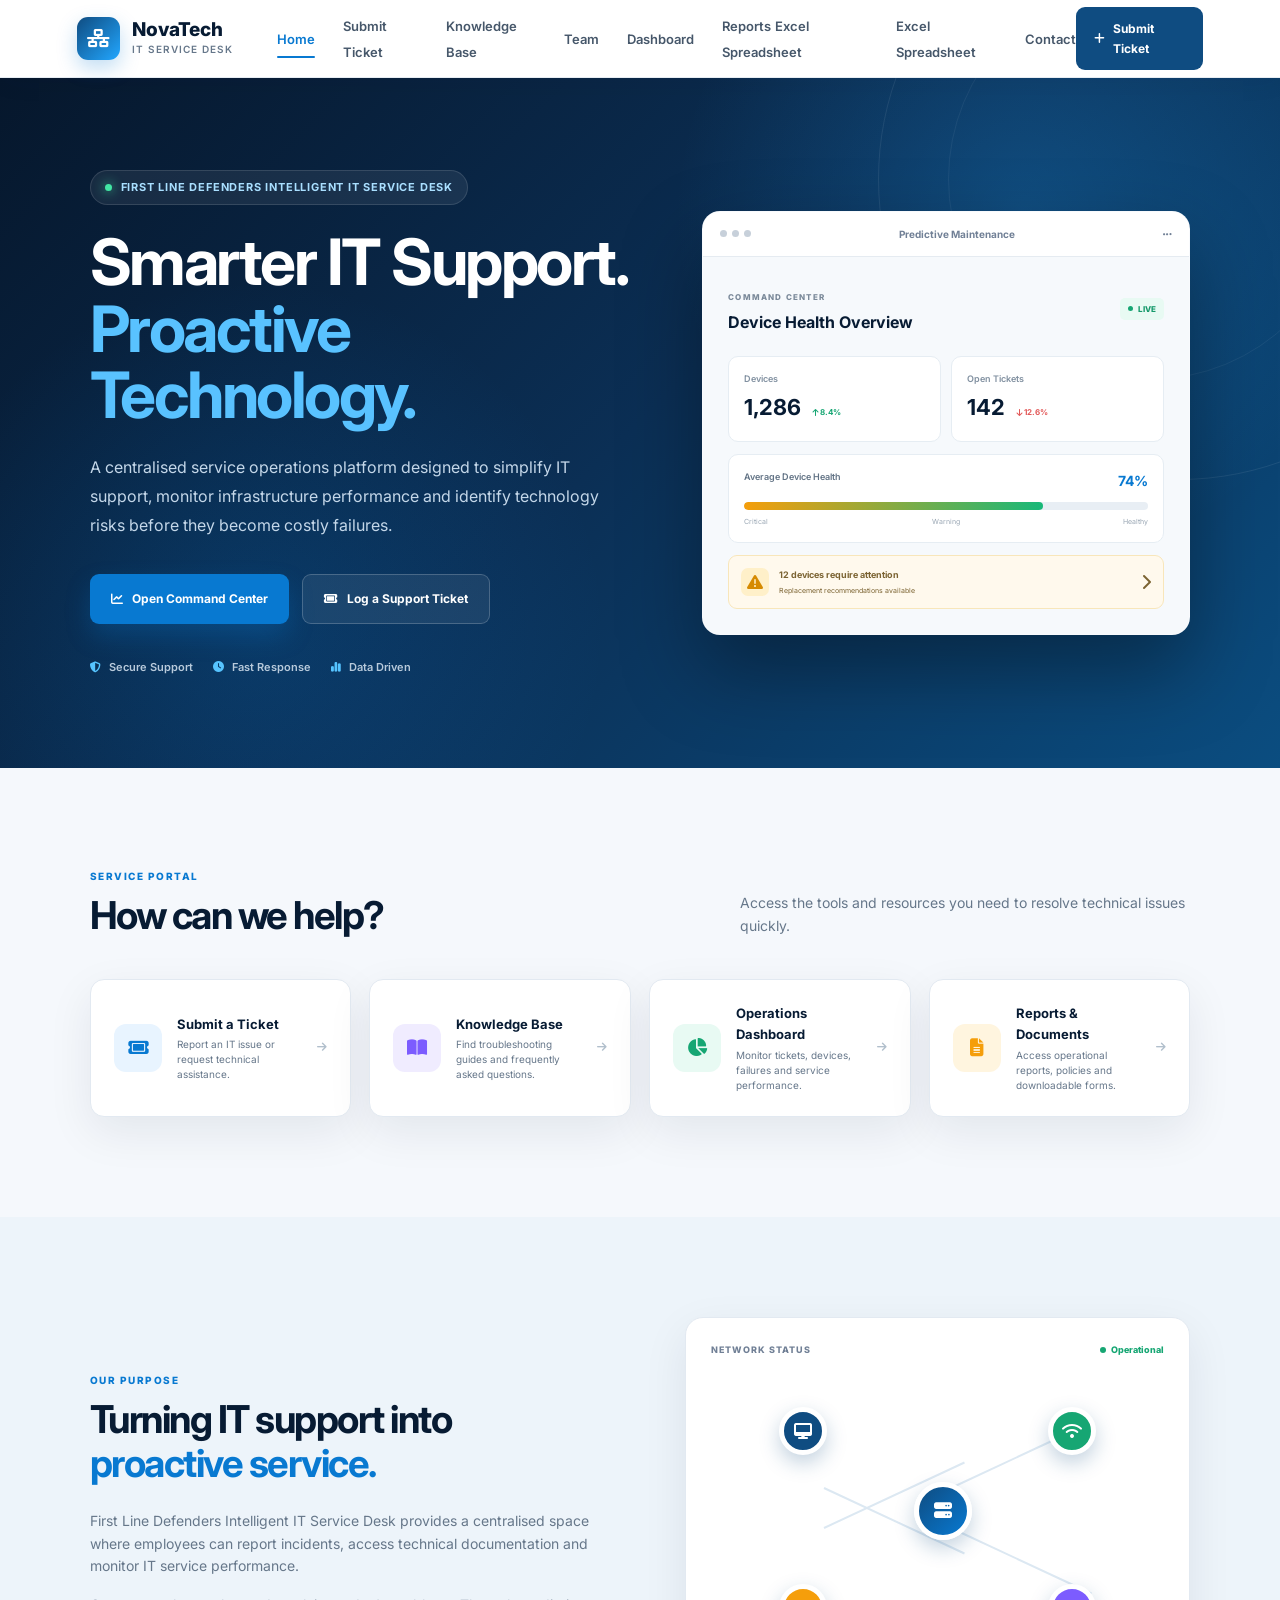
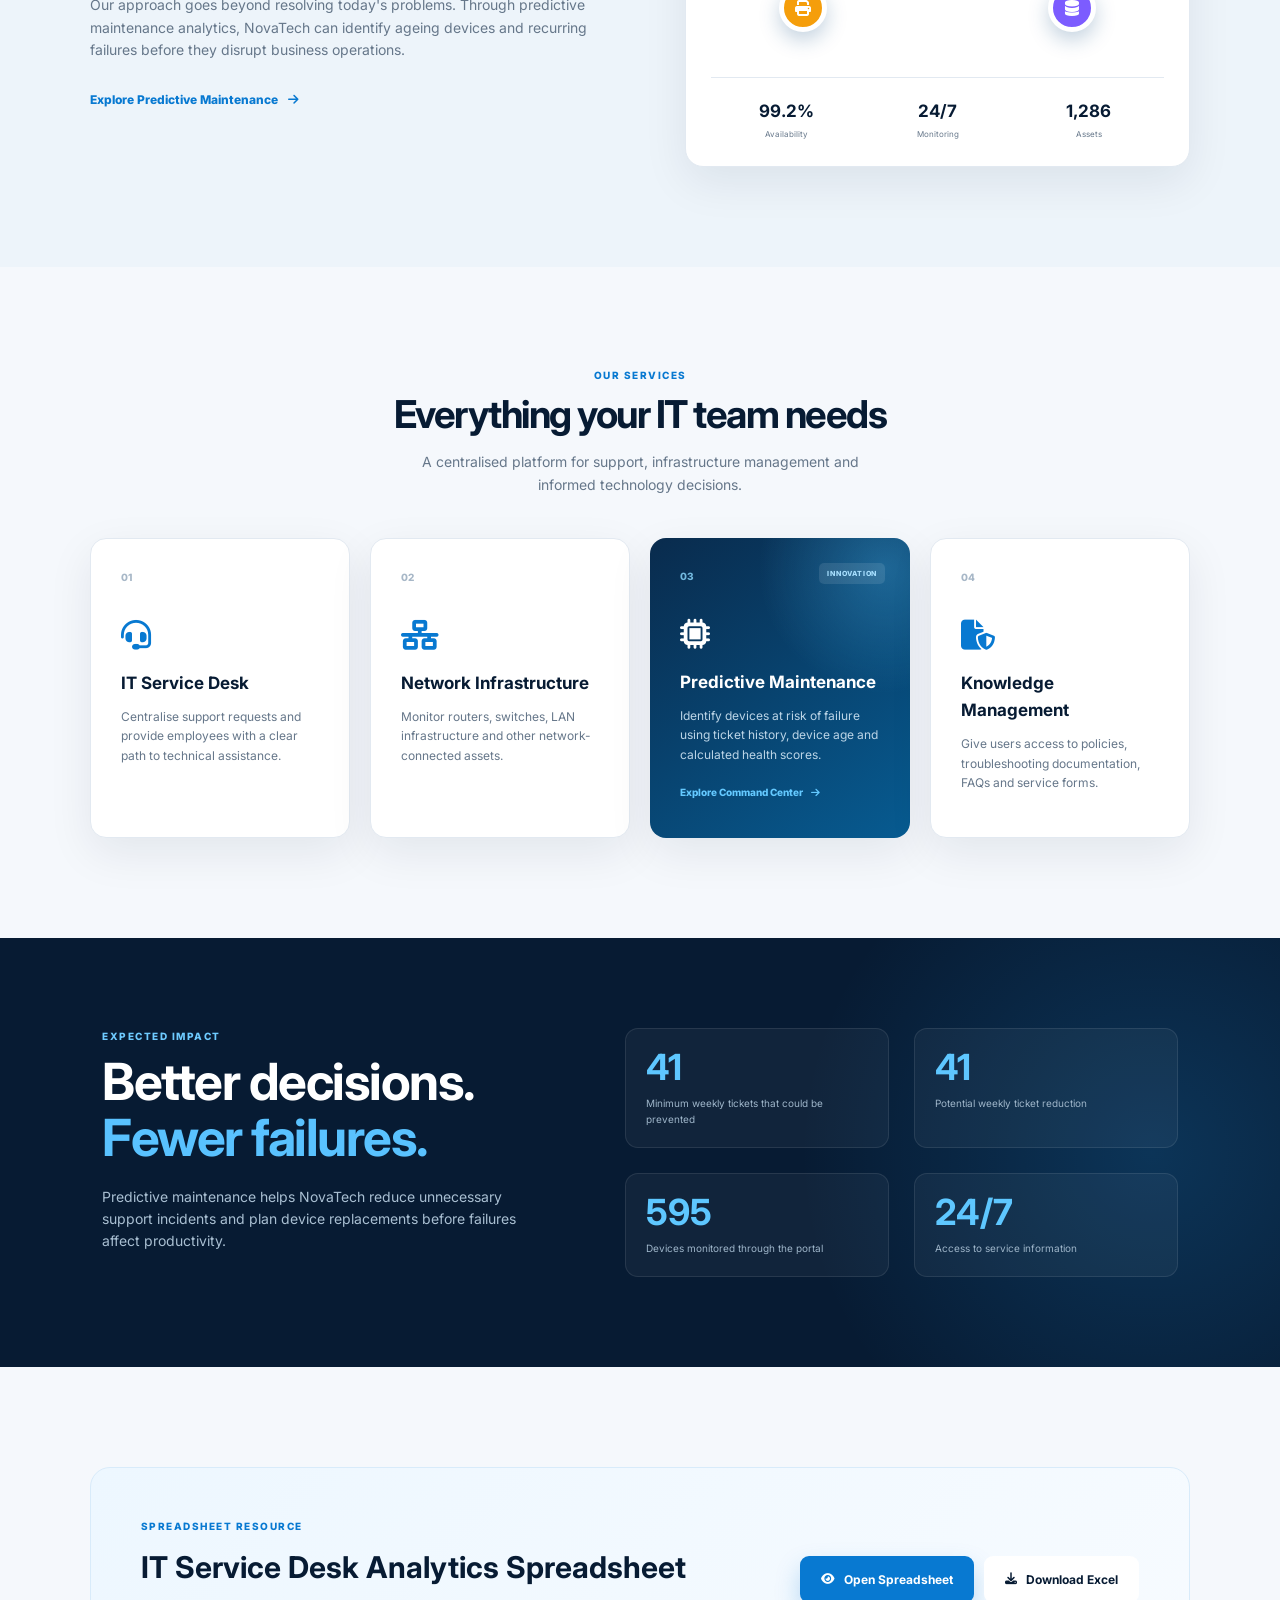
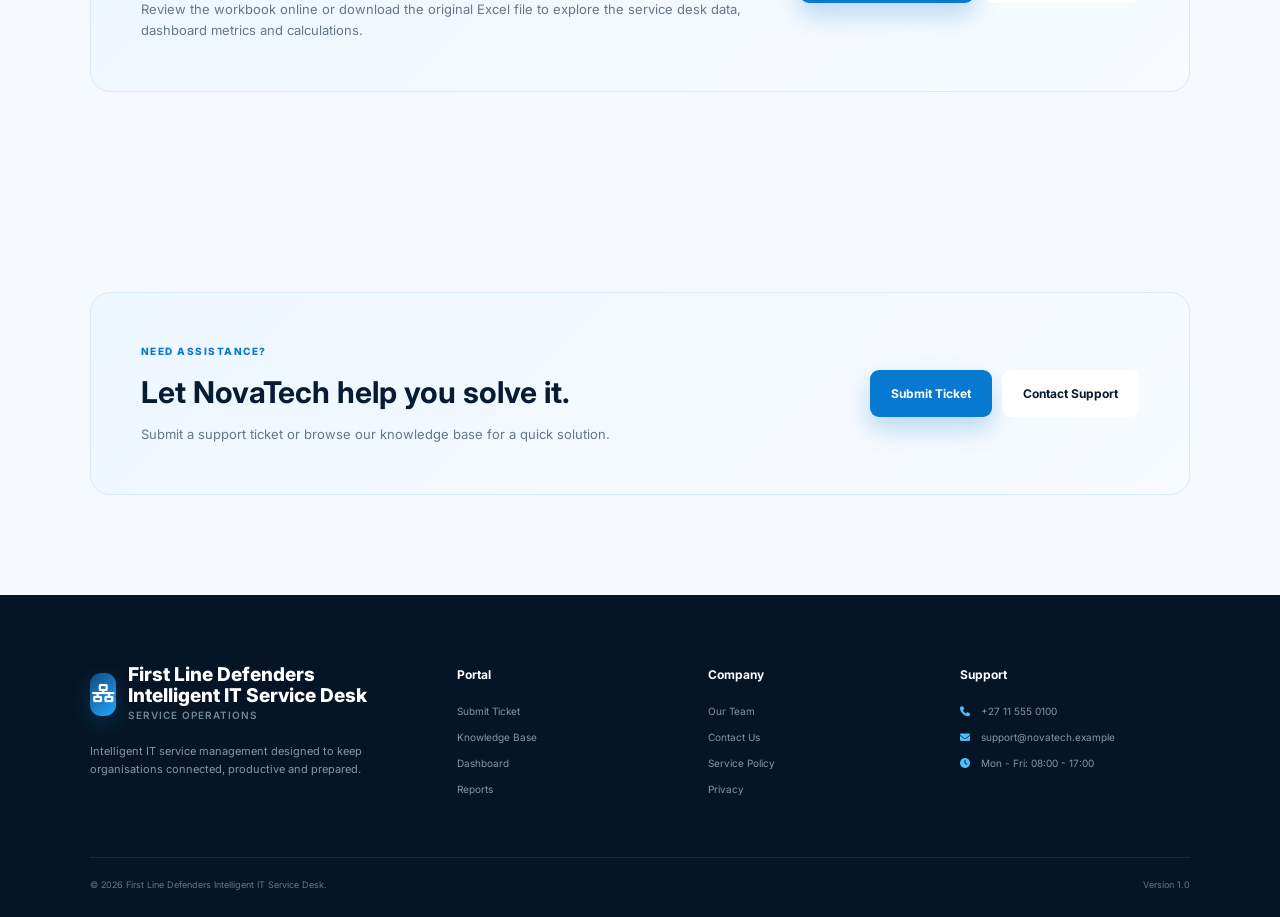
<file: index.html>
<!DOCTYPE html>
<html lang="en">

<head>
    <meta charset="UTF-8">
    <meta name="viewport" content="width=device-width, initial-scale=1.0">

    <title>First Line Defenders | Intelligent IT Service Desk</title>

    <!-- Google Font -->
    <link rel="preconnect" href="https://fonts.googleapis.com">
    <link rel="preconnect" href="https://fonts.gstatic.com" crossorigin>

    <link href="https://fonts.googleapis.com/css2?family=Inter:wght@400;500;600;700;800&display=swap"
        rel="stylesheet">

    <!-- Font Awesome -->
    <link rel="stylesheet"
        href="https://cdnjs.cloudflare.com/ajax/libs/font-awesome/6.6.0/css/all.min.css">

    <!-- Main CSS -->
    <link rel="stylesheet" href="css/style.css">
</head>

<body>

    <!-- =========================
         NAVIGATION
    ========================== -->

    <header class="site-header">

        <nav class="navbar">

            <a href="index.html" class="brand">

                <div class="brand-icon">
                    <i class="fa-solid fa-network-wired"></i>
                </div>

                <div>
                    <span class="brand-name">NovaTech</span>
                    <span class="brand-subtitle">IT Service Desk</span>
                </div>

            </a>

            <button class="mobile-menu-btn" id="mobileMenuBtn">
                <i class="fa-solid fa-bars"></i>
            </button>

            <ul class="nav-links" id="navLinks">

                <li>
                    <a href="index.html" class="active">Home</a>
                </li>

                <li>
                    <a href="pages/tickets.html">Submit Ticket</a>
                </li>

                <li>
                    <a href="pages/knowledgebase.html">Knowledge Base</a>
                </li>

                <li>
                    <a href="pages/team.html">Team</a>
                </li>

                <li>
                    <a href="pages/dashboard.html">Dashboard</a>
                </li>

                <li>
                    <a href="pages/reports.html">Reports</a>
                <a href="spreadsheet.html">Excel Spreadsheet</a>
                </li>

                <li>
                    <a href="spreadsheet.html">Excel Spreadsheet</a>
                </li>

                <li>
                    <a href="pages/contact.html">Contact</a>
                </li>

            </ul>

            <a href="pages/tickets.html" class="nav-button">
                <i class="fa-solid fa-plus"></i>
                Submit Ticket
            </a>

        </nav>

    </header>


    <!-- =========================
         HERO
    ========================== -->

    <main>

        <section class="hero">

            <div class="hero-grid">

                <div class="hero-content">

                    <div class="status-pill">
                        <span class="status-dot"></span>
                        First Line Defenders Intelligent IT Service Desk
                    </div>

                    <h1>
                        Smarter IT Support.
                        <span>Proactive Technology.</span>
                    </h1>

                    <p class="hero-description">

                        A centralised service operations platform designed to
                        simplify IT support, monitor infrastructure performance
                        and identify technology risks before they become costly
                        failures.

                    </p>

                    <div class="hero-buttons">

                        <a href="pages/dashboard.html" class="primary-button">
                            <i class="fa-solid fa-chart-line"></i>
                            Open Command Center
                        </a>

                        <a href="pages/tickets.html" class="secondary-button">
                            <i class="fa-solid fa-ticket"></i>
                            Log a Support Ticket
                        </a>

                    </div>

                    <div class="hero-trust">

                        <div class="trust-item">
                            <i class="fa-solid fa-shield-halved"></i>
                            Secure Support
                        </div>

                        <div class="trust-item">
                            <i class="fa-solid fa-clock"></i>
                            Fast Response
                        </div>

                        <div class="trust-item">
                            <i class="fa-solid fa-chart-simple"></i>
                            Data Driven
                        </div>

                    </div>

                </div>


                <!-- Hero Dashboard Preview -->

                <div class="hero-dashboard">

                    <div class="dashboard-window">

                        <div class="window-header">

                            <div class="window-controls">
                                <span></span>
                                <span></span>
                                <span></span>
                            </div>

                            <span>Predictive Maintenance</span>

                            <i class="fa-solid fa-ellipsis"></i>

                        </div>

                        <div class="mini-dashboard">

                            <div class="mini-title">
                                <div>
                                    <small>COMMAND CENTER</small>
                                    <h3>Device Health Overview</h3>
                                </div>

                                <span class="live-badge">
                                    <span></span>
                                    LIVE
                                </span>
                            </div>

                            <div class="mini-stats">

                                <div class="mini-card">
                                    <span>Devices</span>
                                    <strong>1,286</strong>
                                    <small class="positive">
                                        <i class="fa-solid fa-arrow-up"></i>
                                        8.4%
                                    </small>
                                </div>

                                <div class="mini-card">
                                    <span>Open Tickets</span>
                                    <strong>142</strong>
                                    <small class="negative">
                                        <i class="fa-solid fa-arrow-down"></i>
                                        12.6%
                                    </small>
                                </div>

                            </div>

                            <div class="health-panel">

                                <div class="health-header">
                                    <span>Average Device Health</span>
                                    <strong>74%</strong>
                                </div>

                                <div class="health-bar">
                                    <div class="health-progress"></div>
                                </div>

                                <div class="health-labels">
                                    <span>Critical</span>
                                    <span>Warning</span>
                                    <span>Healthy</span>
                                </div>

                            </div>

                            <div class="mini-alert">

                                <div class="alert-icon">
                                    <i class="fa-solid fa-triangle-exclamation"></i>
                                </div>

                                <div>
                                    <strong>12 devices require attention</strong>
                                    <small>Replacement recommendations available</small>
                                </div>

                                <i class="fa-solid fa-chevron-right"></i>

                            </div>

                        </div>

                    </div>

                </div>

            </div>

        </section>


        <!-- =========================
             QUICK ACCESS
        ========================== -->

        <section class="quick-section">

            <div class="section-heading">

                <div>
                    <span class="section-label">SERVICE PORTAL</span>
                    <h2>How can we help?</h2>
                </div>

                <p>
                    Access the tools and resources you need to resolve
                    technical issues quickly.
                </p>

            </div>

            <div class="quick-grid">

                <a href="pages/tickets.html" class="quick-card">

                    <div class="quick-icon blue">
                        <i class="fa-solid fa-ticket"></i>
                    </div>

                    <div>
                        <h3>Submit a Ticket</h3>
                        <p>Report an IT issue or request technical assistance.</p>
                    </div>

                    <i class="fa-solid fa-arrow-right card-arrow"></i>

                </a>


                <a href="pages/knowledgebase.html" class="quick-card">

                    <div class="quick-icon purple">
                        <i class="fa-solid fa-book-open"></i>
                    </div>

                    <div>
                        <h3>Knowledge Base</h3>
                        <p>Find troubleshooting guides and frequently asked questions.</p>
                    </div>

                    <i class="fa-solid fa-arrow-right card-arrow"></i>

                </a>


                <a href="pages/dashboard.html" class="quick-card">

                    <div class="quick-icon green">
                        <i class="fa-solid fa-chart-pie"></i>
                    </div>

                    <div>
                        <h3>Operations Dashboard</h3>
                        <p>Monitor tickets, devices, failures and service performance.</p>
                    </div>

                    <i class="fa-solid fa-arrow-right card-arrow"></i>

                </a>


                <a href="pages/reports.html" class="quick-card">

                    <div class="quick-icon orange">
                        <i class="fa-solid fa-file-lines"></i>
                    </div>

                    <div>
                        <h3>Reports & Documents</h3>
                        <p>Access operational reports, policies and downloadable forms.</p>
                    </div>

                    <i class="fa-solid fa-arrow-right card-arrow"></i>

                </a>

            </div>

        </section>


        <!-- =========================
             MISSION
        ========================== -->

        <section class="mission-section">

            <div class="mission-grid">

                <div class="mission-content">

                    <span class="section-label">OUR PURPOSE</span>

                    <h2>
                        Turning IT support into
                        <span>proactive service.</span>
                    </h2>

                    <p>
                        First Line Defenders Intelligent IT Service Desk provides a
                        centralised space where employees can report incidents,
                        access technical documentation and monitor IT service
                        performance.
                    </p>

                    <p>
                        Our approach goes beyond resolving today's problems.
                        Through predictive maintenance analytics, NovaTech
                        can identify ageing devices and recurring failures
                        before they disrupt business operations.
                    </p>

                    <a href="pages/dashboard.html" class="text-link">
                        Explore Predictive Maintenance
                        <i class="fa-solid fa-arrow-right"></i>
                    </a>

                </div>


                <div class="mission-visual">

                    <div class="network-card">

                        <div class="network-header">
                            <span>NETWORK STATUS</span>
                            <span class="online">
                                <span></span>
                                Operational
                            </span>
                        </div>

                        <div class="network-map">

                            <div class="network-line line-one"></div>
                            <div class="network-line line-two"></div>
                            <div class="network-line line-three"></div>
                            <div class="network-line line-four"></div>

                            <div class="network-node main-node">
                                <i class="fa-solid fa-server"></i>
                            </div>

                            <div class="network-node node-one">
                                <i class="fa-solid fa-desktop"></i>
                            </div>

                            <div class="network-node node-two">
                                <i class="fa-solid fa-wifi"></i>
                            </div>

                            <div class="network-node node-three">
                                <i class="fa-solid fa-print"></i>
                            </div>

                            <div class="network-node node-four">
                                <i class="fa-solid fa-database"></i>
                            </div>

                        </div>

                        <div class="network-footer">

                            <div>
                                <strong>99.2%</strong>
                                <span>Availability</span>
                            </div>

                            <div>
                                <strong>24/7</strong>
                                <span>Monitoring</span>
                            </div>

                            <div>
                                <strong>1,286</strong>
                                <span>Assets</span>
                            </div>

                        </div>

                    </div>

                </div>

            </div>

        </section>


        <!-- =========================
             SERVICES
        ========================== -->

        <section class="services-section">

            <div class="section-heading centered">

                <span class="section-label">OUR SERVICES</span>

                <h2>Everything your IT team needs</h2>

                <p>
                    A centralised platform for support, infrastructure
                    management and informed technology decisions.
                </p>

            </div>

            <div class="services-grid">

                <div class="service-card">

                    <div class="service-number">01</div>

                    <i class="fa-solid fa-headset"></i>

                    <h3>IT Service Desk</h3>

                    <p>
                        Centralise support requests and provide employees
                        with a clear path to technical assistance.
                    </p>

                </div>


                <div class="service-card">

                    <div class="service-number">02</div>

                    <i class="fa-solid fa-network-wired"></i>

                    <h3>Network Infrastructure</h3>

                    <p>
                        Monitor routers, switches, LAN infrastructure and
                        other network-connected assets.
                    </p>

                </div>


                <div class="service-card featured">

                    <div class="service-number">03</div>

                    <span class="featured-badge">INNOVATION</span>

                    <i class="fa-solid fa-microchip"></i>

                    <h3>Predictive Maintenance</h3>

                    <p>
                        Identify devices at risk of failure using ticket
                        history, device age and calculated health scores.
                    </p>

                    <a href="pages/dashboard.html">
                        Explore Command Center
                        <i class="fa-solid fa-arrow-right"></i>
                    </a>

                </div>


                <div class="service-card">

                    <div class="service-number">04</div>

                    <i class="fa-solid fa-file-shield"></i>

                    <h3>Knowledge Management</h3>

                    <p>
                        Give users access to policies, troubleshooting
                        documentation, FAQs and service forms.
                    </p>

                </div>

            </div>

        </section>


        <!-- =========================
             IMPACT
        ========================== -->

        <section class="impact-section">

            <div class="impact-content">

                <span class="section-label light">EXPECTED IMPACT</span>

                <h2>
                    Better decisions.
                    <span>Fewer failures.</span>
                </h2>

                <p>
                    Predictive maintenance helps NovaTech reduce unnecessary
                    support incidents and plan device replacements before
                    failures affect productivity.
                </p>

            </div>

            <div class="impact-stats">

                <div class="impact-stat">
                    <strong data-target="50">0</strong>
                    <span>Minimum weekly tickets that could be prevented</span>
                </div>

                <div class="impact-stat">
                    <strong data-target="80">0</strong>
                    <span>Potential weekly ticket reduction</span>
                </div>

                <div class="impact-stat">
                    <strong data-target="1286">0</strong>
                    <span>Devices monitored through the portal</span>
                </div>

                <div class="impact-stat">
                    <strong>24/7</strong>
                    <span>Access to service information</span>
                </div>

            </div>

        </section>


        <!-- =========================
             EXCEL SPREADSHEET
        ========================== -->

        <section class="cta-section" id="excel-spreadsheet">
            <div class="cta-box">
                <div>
                    <span class="section-label">SPREADSHEET RESOURCE</span>
                    <h2>IT Service Desk Analytics Spreadsheet</h2>
                    <p>
                        Review the workbook online or download the original Excel file
                        to explore the service desk data, dashboard metrics and calculations.
                    </p>
                </div>
                <div class="cta-buttons">
                    <a href="spreadsheet.html" class="primary-button">
                        <i class="fa-solid fa-eye"></i>
                        Open Spreadsheet
                    </a>
                    <a href="assets/service-desk-analytics.xlsx" class="secondary-button dark" download>
                        <i class="fa-solid fa-download"></i>
                        Download Excel
                    </a>
                </div>
            </div>
        </section>

        <!-- =========================
             CONTACT CTA
        ========================== -->

        <section class="cta-section">

            <div class="cta-box">

                <div>

                    <span class="section-label">NEED ASSISTANCE?</span>

                    <h2>
                        Let NovaTech help you solve it.
                    </h2>

                    <p>
                        Submit a support ticket or browse our knowledge base
                        for a quick solution.
                    </p>

                </div>

                <div class="cta-buttons">

                    <a href="pages/tickets.html" class="primary-button">
                        Submit Ticket
                    </a>

                    <a href="pages/contact.html" class="secondary-button dark">
                        Contact Support
                    </a>

                </div>

            </div>

        </section>

    </main>


    <!-- =========================
         FOOTER
    ========================== -->

    <footer class="footer">

        <div class="footer-grid">

            <div class="footer-brand">

                <a href="index.html" class="brand">

                    <div class="brand-icon">
                        <i class="fa-solid fa-network-wired"></i>
                    </div>

                    <div>
                        <span class="brand-name">First Line Defenders Intelligent IT Service Desk</span>
                        <span class="brand-subtitle">Service Operations</span>
                    </div>

                </a>

                <p>
                    Intelligent IT service management designed to keep
                    organisations connected, productive and prepared.
                </p>

            </div>


            <div class="footer-column">

                <h4>Portal</h4>

                <a href="pages/tickets.html">Submit Ticket</a>
                <a href="pages/knowledgebase.html">Knowledge Base</a>
                <a href="pages/dashboard.html">Dashboard</a>
                <a href="pages/reports.html">Reports</a>

            </div>


            <div class="footer-column">

                <h4>Company</h4>

                <a href="pages/team.html">Our Team</a>
                <a href="pages/contact.html">Contact Us</a>
                <a href="#">Service Policy</a>
                <a href="#">Privacy</a>

            </div>


            <div class="footer-column">

                <h4>Support</h4>

                <p>
                    <i class="fa-solid fa-phone"></i>
                    +27 11 555 0100
                </p>

                <p>
                    <i class="fa-solid fa-envelope"></i>
                    support@novatech.example
                </p>

                <p>
                    <i class="fa-solid fa-clock"></i>
                    Mon - Fri: 08:00 - 17:00
                </p>

            </div>

        </div>


        <div class="footer-bottom">

            <span>
                © <span id="currentYear">2026</span> First Line Defenders Intelligent IT Service Desk.
            </span>

            <span>
                Version 1.0
            </span>

        </div>

    </footer>


    <script src="js/script.js"></script>

</body>

</html>
</file>
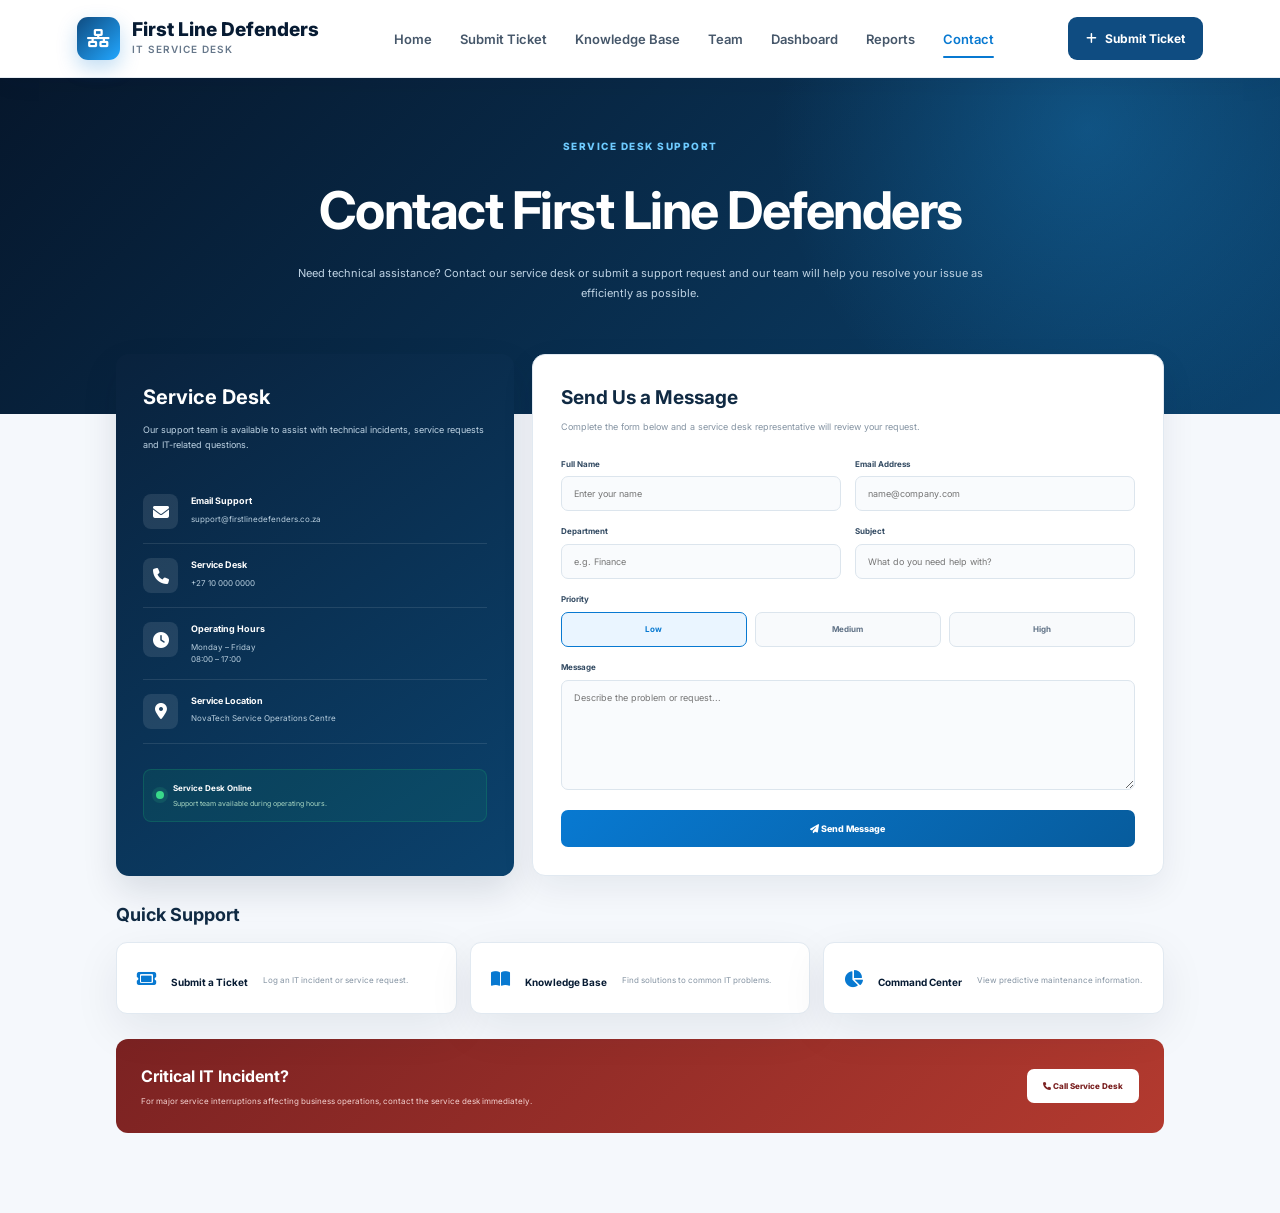
<file: pages/contact.html>
<!DOCTYPE html>
<html lang="en">

<head>

    <meta charset="UTF-8">
    <meta name="viewport" content="width=device-width, initial-scale=1.0">

    <title>Contact | First Line Defenders</title>

    <link rel="preconnect" href="https://fonts.googleapis.com">
    <link rel="preconnect" href="https://fonts.gstatic.com" crossorigin>

    <link href="https://fonts.googleapis.com/css2?family=Inter:wght@400;500;600;700;800&display=swap"
        rel="stylesheet">

    <link rel="stylesheet"
        href="https://cdnjs.cloudflare.com/ajax/libs/font-awesome/6.6.0/css/all.min.css">

    <link rel="stylesheet" href="../css/style.css">


    <style>

        .contact-page {
            min-height: 100vh;
            background: #f5f8fc;
        }


        /* HERO */

        .contact-hero {
            padding: 60px 6% 110px;
            color: white;

            background:
                radial-gradient(
                    circle at 85% 15%,
                    rgba(36,172,255,.25),
                    transparent 28%
                ),
                linear-gradient(
                    135deg,
                    #06172c,
                    #0b426d
                );
        }


        .contact-hero-inner {
            max-width: 900px;
            margin: auto;

            text-align: center;
        }


        .contact-hero h1 {
            margin: 15px 0 12px;

            font-size: clamp(34px, 5vw, 52px);
            letter-spacing: -1.5px;
        }


        .contact-hero p {
            max-width: 700px;

            margin: auto;

            color: #bfd3e4;

            font-size: 11px;
            line-height: 1.8;
        }


        /* MAIN */

        .contact-container {
            max-width: 1150px;

            margin: -60px auto 80px;

            padding: 0 4%;

            position: relative;
            z-index: 5;
        }


        .contact-grid {
            display: grid;

            grid-template-columns:
                .85fr 1.35fr;

            gap: 18px;
        }


        /* INFORMATION */

        .contact-info {
            padding: 27px;

            color: white;

            background:
                linear-gradient(
                    145deg,
                    #09223d,
                    #0b426d
                );

            border-radius: 13px;

            box-shadow:
                0 15px 35px rgba(7,27,51,.12);
        }


        .contact-info h2 {
            font-size: 20px;
        }


        .contact-info > p {
            margin-top: 9px;

            color: #bdd2e3;

            font-size: 9px;
            line-height: 1.7;
        }


        .contact-details {
            margin-top: 28px;
        }


        .contact-detail {
            display: flex;

            gap: 13px;

            padding: 14px 0;

            border-bottom: 1px solid rgba(255,255,255,.1);
        }


        .contact-detail-icon {
            width: 35px;
            height: 35px;

            flex-shrink: 0;

            display: grid;
            place-items: center;

            color: white;

            background: rgba(255,255,255,.1);

            border-radius: 8px;
        }


        .contact-detail h3 {
            font-size: 9px;
        }


        .contact-detail p {
            margin-top: 4px;

            color: #b8cede;

            font-size: 8px;
            line-height: 1.5;
        }


        .status-box {
            display: flex;

            align-items: center;

            gap: 9px;

            margin-top: 25px;

            padding: 12px;

            background: rgba(21,151,108,.13);

            border: 1px solid rgba(21,151,108,.3);

            border-radius: 8px;
        }


        .status-dot {
            width: 8px;
            height: 8px;

            border-radius: 50%;

            background: #39d98a;

            box-shadow:
                0 0 0 4px rgba(57,217,138,.12);
        }


        .status-box strong {
            display: block;

            font-size: 8px;
        }


        .status-box span {
            display: block;

            margin-top: 3px;

            color: #a9d8c3;

            font-size: 7px;
        }


        /* FORM */

        .contact-form-card {
            padding: 28px;

            background: white;

            border: 1px solid #e1e9f1;
            border-radius: 13px;

            box-shadow:
                0 12px 35px rgba(7,27,51,.07);
        }


        .contact-form-card h2 {
            color: #102a43;

            font-size: 19px;
        }


        .contact-form-card > p {
            margin-top: 7px;

            color: #8493a2;

            font-size: 9px;
        }


        .form-grid {
            display: grid;

            grid-template-columns:
                repeat(2, 1fr);

            gap: 14px;

            margin-top: 23px;
        }


        .form-group {
            display: flex;
            flex-direction: column;

            gap: 6px;
        }


        .form-group.full {
            grid-column: 1 / -1;
        }


        .form-group label {
            color: #314961;

            font-size: 8px;
            font-weight: 700;
        }


        .form-group input,
        .form-group select,
        .form-group textarea {

            width: 100%;

            padding: 11px 12px;

            color: #30465d;

            background: #f9fbfd;

            border: 1px solid #dce5ed;
            border-radius: 7px;

            outline: none;

            font-family: inherit;
            font-size: 9px;

            transition: .2s ease;
        }


        .form-group input:focus,
        .form-group select:focus,
        .form-group textarea:focus {

            border-color: #0879d1;

            background: white;

            box-shadow:
                0 0 0 3px rgba(8,121,209,.08);

        }


        .form-group textarea {
            min-height: 110px;

            resize: vertical;
        }


        .priority-options {
            display: grid;

            grid-template-columns:
                repeat(3, 1fr);

            gap: 8px;
        }


        .priority-option {
            position: relative;
        }


        .priority-option input {
            position: absolute;

            opacity: 0;

            pointer-events: none;
        }


        .priority-option label {
            display: block;

            padding: 10px;

            color: #607286;

            background: #f8fafc;

            border: 1px solid #dce5ed;

            border-radius: 7px;

            text-align: center;

            cursor: pointer;

            font-size: 8px;
            font-weight: 700;

            transition: .2s ease;
        }


        .priority-option input:checked + label {
            color: #0879d1;

            background: #eaf5ff;

            border-color: #0879d1;
        }


        .submit-button {
            width: 100%;

            margin-top: 20px;

            padding: 13px;

            color: white;

            background:
                linear-gradient(
                    135deg,
                    #0879d1,
                    #075c9d
                );

            border: none;
            border-radius: 7px;

            cursor: pointer;

            font-family: inherit;
            font-size: 9px;
            font-weight: 800;

            transition: .2s ease;
        }


        .submit-button:hover {
            transform: translateY(-2px);

            box-shadow:
                0 8px 20px rgba(8,121,209,.2);
        }


        /* QUICK LINKS */

        .quick-links {
            margin-top: 25px;
        }


        .quick-links h2 {
            color: #102a43;

            font-size: 18px;

            margin-bottom: 13px;
        }


        .quick-grid {
            display: grid;

            grid-template-columns:
                repeat(3, 1fr);

            gap: 13px;
        }


        .quick-card {
            padding: 20px;

            color: #243a51;

            background: white;

            border: 1px solid #e1e9f1;
            border-radius: 11px;

            text-decoration: none;

            transition: .2s ease;
        }


        .quick-card:hover {
            transform: translateY(-3px);

            border-color: #b9d8ef;

            box-shadow:
                0 10px 25px rgba(7,27,51,.06);
        }


        .quick-card i {
            color: #0879d1;

            font-size: 17px;
        }


        .quick-card h3 {
            margin-top: 11px;

            font-size: 10px;
        }


        .quick-card p {
            margin-top: 5px;

            color: #8493a2;

            font-size: 8px;

            line-height: 1.6;
        }


        /* EMERGENCY */

        .emergency {
            display: flex;

            justify-content: space-between;
            align-items: center;

            gap: 20px;

            margin-top: 25px;

            padding: 25px;

            color: white;

            background:
                linear-gradient(
                    135deg,
                    #7b2222,
                    #b33a2f
                );

            border-radius: 12px;
        }


        .emergency h2 {
            font-size: 16px;
        }


        .emergency p {
            margin-top: 5px;

            color: #f4d2d0;

            font-size: 8px;
        }


        .emergency-button {
            white-space: nowrap;

            padding: 11px 16px;

            color: #7b2222;

            background: white;

            border-radius: 7px;

            text-decoration: none;

            font-size: 8px;
            font-weight: 800;
        }


        /* RESPONSIVE */

        @media(max-width:850px) {

            .contact-grid {
                grid-template-columns: 1fr;
            }

            .quick-grid {
                grid-template-columns:
                    repeat(2, 1fr);
            }

        }


        @media(max-width:600px) {

            .form-grid {
                grid-template-columns: 1fr;
            }

            .form-group.full {
                grid-column: auto;
            }

            .priority-options {
                grid-template-columns: 1fr;
            }

            .quick-grid {
                grid-template-columns: 1fr;
            }

            .emergency {
                flex-direction: column;
                align-items: flex-start;
            }

        }

    </style>

</head>


<body>


<header class="site-header">

    <nav class="navbar">

        <a href="../index.html" class="brand">

            <div class="brand-icon">
                <i class="fa-solid fa-network-wired"></i>
            </div>

            <div>

                <span class="brand-name">
                    First Line Defenders
                </span>

                <span class="brand-subtitle">
                    IT Service Desk
                </span>

            </div>

        </a>


        <button
            class="mobile-menu-btn"
            id="mobileMenuBtn"
        >

            <i class="fa-solid fa-bars"></i>

        </button>


        <ul
            class="nav-links"
            id="navLinks"
        >

            <li>
                <a href="../index.html">
                    Home
                </a>
            </li>

            <li>
                <a href="tickets.html">
                    Submit Ticket
                </a>
            </li>

            <li>
                <a href="knowledgebase.html">
                    Knowledge Base
                </a>
            </li>

            <li>
                <a href="team.html">
                    Team
                </a>
            </li>

            <li>
                <a href="dashboard.html">
                    Dashboard
                </a>
            </li>

            <li>
                <a href="reports.html">
                    Reports
                </a>
            </li>

            <li>
                <a href="contact.html" class="active">
                    Contact
                </a>
            </li>

        </ul>


        <a
            href="tickets.html"
            class="nav-button"
        >

            <i class="fa-solid fa-plus"></i>

            Submit Ticket

        </a>

    </nav>

</header>


<main class="contact-page">


<section class="contact-hero">

    <div class="contact-hero-inner">

        <span class="section-label light">
            SERVICE DESK SUPPORT
        </span>

        <h1>
            Contact First Line Defenders
        </h1>

        <p>
            Need technical assistance? Contact our service desk or
            submit a support request and our team will help you
            resolve your issue as efficiently as possible.
        </p>

    </div>

</section>


<section class="contact-container">


<div class="contact-grid">


<!-- CONTACT INFORMATION -->

<div class="contact-info">

    <h2>
        Service Desk
    </h2>

    <p>
        Our support team is available to assist with technical
        incidents, service requests and IT-related questions.
    </p>


    <div class="contact-details">


        <div class="contact-detail">

            <div class="contact-detail-icon">

                <i class="fa-solid fa-envelope"></i>

            </div>

            <div>

                <h3>
                    Email Support
                </h3>

                <p>
                    support@firstlinedefenders.co.za
                </p>

            </div>

        </div>


        <div class="contact-detail">

            <div class="contact-detail-icon">

                <i class="fa-solid fa-phone"></i>

            </div>

            <div>

                <h3>
                    Service Desk
                </h3>

                <p>
                    +27 10 000 0000
                </p>

            </div>

        </div>


        <div class="contact-detail">

            <div class="contact-detail-icon">

                <i class="fa-solid fa-clock"></i>

            </div>

            <div>

                <h3>
                    Operating Hours
                </h3>

                <p>
                    Monday – Friday<br>
                    08:00 – 17:00
                </p>

            </div>

        </div>


        <div class="contact-detail">

            <div class="contact-detail-icon">

                <i class="fa-solid fa-location-dot"></i>

            </div>

            <div>

                <h3>
                    Service Location
                </h3>

                <p>
                    NovaTech Service Operations Centre
                </p>

            </div>

        </div>


    </div>


    <div class="status-box">

        <div class="status-dot"></div>

        <div>

            <strong>
                Service Desk Online
            </strong>

            <span>
                Support team available during operating hours.
            </span>

        </div>

    </div>


</div>


<!-- FORM -->

<div class="contact-form-card">

    <h2>
        Send Us a Message
    </h2>

    <p>
        Complete the form below and a service desk representative
        will review your request.
    </p>


    <form id="contactForm">


        <div class="form-grid">


            <div class="form-group">

                <label for="name">
                    Full Name
                </label>

                <input
                    type="text"
                    id="name"
                    placeholder="Enter your name"
                    required
                >

            </div>


            <div class="form-group">

                <label for="email">
                    Email Address
                </label>

                <input
                    type="email"
                    id="email"
                    placeholder="name@company.com"
                    required
                >

            </div>


            <div class="form-group">

                <label for="department">
                    Department
                </label>

                <input
                    type="text"
                    id="department"
                    placeholder="e.g. Finance"
                >

            </div>


            <div class="form-group">

                <label for="subject">
                    Subject
                </label>

                <input
                    type="text"
                    id="subject"
                    placeholder="What do you need help with?"
                    required
                >

            </div>


            <div class="form-group full">

                <label>
                    Priority
                </label>


                <div class="priority-options">


                    <div class="priority-option">

                        <input
                            type="radio"
                            id="low"
                            name="priority"
                            value="Low"
                            checked
                        >

                        <label for="low">
                            Low
                        </label>

                    </div>


                    <div class="priority-option">

                        <input
                            type="radio"
                            id="medium"
                            name="priority"
                            value="Medium"
                        >

                        <label for="medium">
                            Medium
                        </label>

                    </div>


                    <div class="priority-option">

                        <input
                            type="radio"
                            id="high"
                            name="priority"
                            value="High"
                        >

                        <label for="high">
                            High
                        </label>

                    </div>


                </div>

            </div>


            <div class="form-group full">

                <label for="message">
                    Message
                </label>

                <textarea
                    id="message"
                    placeholder="Describe the problem or request..."
                    required
                ></textarea>

            </div>


        </div>


        <button
            type="submit"
            class="submit-button"
        >

            <i class="fa-solid fa-paper-plane"></i>

            Send Message

        </button>


    </form>

</div>


</div>


<!-- QUICK LINKS -->

<section class="quick-links">

    <h2>
        Quick Support
    </h2>


    <div class="quick-grid">


        <a
            href="tickets.html"
            class="quick-card"
        >

            <i class="fa-solid fa-ticket"></i>

            <h3>
                Submit a Ticket
            </h3>

            <p>
                Log an IT incident or service request.
            </p>

        </a>


        <a
            href="knowledgebase.html"
            class="quick-card"
        >

            <i class="fa-solid fa-book-open"></i>

            <h3>
                Knowledge Base
            </h3>

            <p>
                Find solutions to common IT problems.
            </p>

        </a>


        <a
            href="dashboard.html"
            class="quick-card"
        >

            <i class="fa-solid fa-chart-pie"></i>

            <h3>
                Command Center
            </h3>

            <p>
                View predictive maintenance information.
            </p>

        </a>


    </div>

</section>


<!-- EMERGENCY -->

<div class="emergency">

    <div>

        <h2>
            Critical IT Incident?
        </h2>

        <p>
            For major service interruptions affecting business
            operations, contact the service desk immediately.
        </p>

    </div>


    <a
        href="tel:+27100000000"
        class="emergency-button"
    >

        <i class="fa-solid fa-phone"></i>

        Call Service Desk

    </a>

</div>


</section>

</main>


<script>


    const mobileMenuBtn =
        document.getElementById("mobileMenuBtn");

    const navLinks =
        document.getElementById("navLinks");


    if (mobileMenuBtn && navLinks) {

        mobileMenuBtn.addEventListener("click", () => {

            navLinks.classList.toggle("show");

            const icon =
                mobileMenuBtn.querySelector("i");


            if (navLinks.classList.contains("show")) {

                icon.classList.remove("fa-bars");

                icon.classList.add("fa-xmark");

            } else {

                icon.classList.remove("fa-xmark");

                icon.classList.add("fa-bars");

            }

        });

    }


    /* CONTACT FORM */

    const contactForm =
        document.getElementById("contactForm");


    if (contactForm) {

        contactForm.addEventListener(
            "submit",
            function(event) {

                event.preventDefault();


                const name =
                    document.getElementById("name").value;


                const subject =
                    document.getElementById("subject").value;


                const priority =
                    document.querySelector(
                        'input[name="priority"]:checked'
                    ).value;


                alert(
                    "Message submitted successfully!\\n\\n" +
                    "Thank you, " + name + ".\\n" +
                    "Subject: " + subject + "\\n" +
                    "Priority: " + priority + "\\n\\n" +
                    "A First Line Defenders representative will review your request."
                );


                contactForm.reset();

            }
        );

    }

</script>


</body>

</html>
</file>
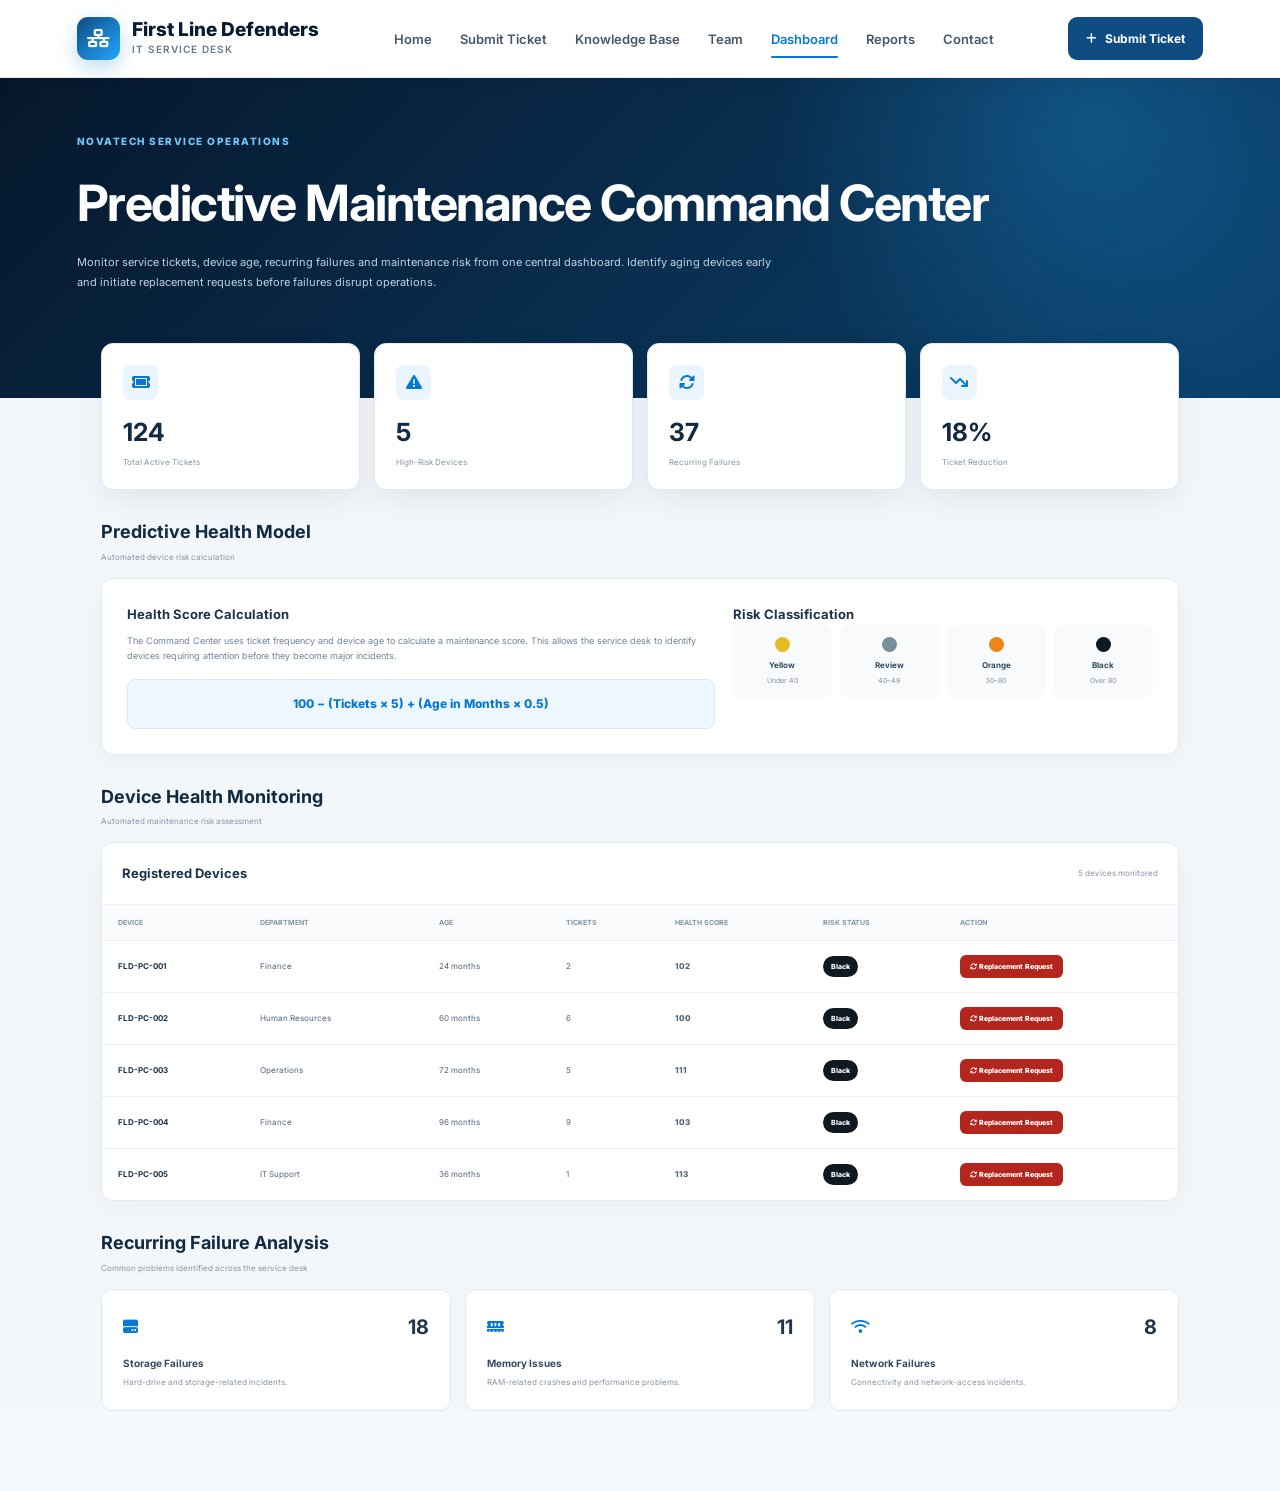
<file: pages/dashboard.html>
<!DOCTYPE html>
<html lang="en">

<head>

    <meta charset="UTF-8">
    <meta name="viewport" content="width=device-width, initial-scale=1.0">

    <title>Command Center | First Line Defenders</title>

    <link rel="preconnect" href="https://fonts.googleapis.com">
    <link rel="preconnect" href="https://fonts.gstatic.com" crossorigin">

    <link href="https://fonts.googleapis.com/css2?family=Inter:wght@400;500;600;700;800&display=swap"
        rel="stylesheet">

    <link rel="stylesheet"
        href="https://cdnjs.cloudflare.com/ajax/libs/font-awesome/6.6.0/css/all.min.css">

    <link rel="stylesheet" href="../css/style.css">


    <style>

        /* =========================
           COMMAND CENTER
        ========================= */

        .dashboard-page {
            min-height: 100vh;
            background: #f4f7fa;
        }


        /* HERO */

        .dashboard-hero {
            padding: 55px 6% 105px;
            color: white;

            background:
                radial-gradient(
                    circle at 85% 15%,
                    rgba(36,172,255,.25),
                    transparent 28%
                ),
                linear-gradient(
                    135deg,
                    #06172c,
                    #0b426d
                );
        }


        .dashboard-hero-inner {
            max-width: 1180px;
            margin: auto;
        }


        .dashboard-hero h1 {
            margin: 14px 0 10px;

            font-size: clamp(34px, 5vw, 50px);

            letter-spacing: -1.5px;
        }


        .dashboard-hero p {
            max-width: 700px;

            color: #bfd3e4;

            font-size: 11px;

            line-height: 1.8;
        }


        /* CONTAINER */

        .dashboard-container {
            max-width: 1180px;

            margin: -55px auto 80px;

            padding: 0 4%;

            position: relative;

            z-index: 5;
        }


        /* TOP STAT CARDS */

        .dashboard-stats {
            display: grid;

            grid-template-columns:
                repeat(4, 1fr);

            gap: 14px;
        }


        .dashboard-stat {
            padding: 21px;

            background: white;

            border: 1px solid #e1e9f1;

            border-radius: 12px;

            box-shadow:
                0 12px 30px rgba(7,27,51,.07);
        }


        .dashboard-stat-icon {
            width: 35px;
            height: 35px;

            display: grid;
            place-items: center;

            color: #0879d1;

            background: #eaf5ff;

            border-radius: 8px;
        }


        .dashboard-stat strong {
            display: block;

            margin-top: 12px;

            color: #122b45;

            font-size: 25px;
        }


        .dashboard-stat span {
            display: block;

            margin-top: 4px;

            color: #8493a2;

            font-size: 8px;
        }


        /* SECTION */

        .dashboard-section {
            margin-top: 28px;
        }


        .dashboard-section-header {
            display: flex;

            justify-content: space-between;

            align-items: end;

            margin-bottom: 14px;
        }


        .dashboard-section-header h2 {
            color: #102a43;

            font-size: 18px;
        }


        .dashboard-section-header p {
            margin-top: 4px;

            color: #8493a2;

            font-size: 8px;
        }


        /* HEALTH INFO */

        .formula-card {
            display: grid;

            grid-template-columns:
                1.4fr 1fr;

            gap: 18px;

            padding: 25px;

            background: white;

            border: 1px solid #e1e9f1;

            border-radius: 12px;

            box-shadow:
                0 8px 25px rgba(7,27,51,.04);
        }


        .formula-card h3 {
            color: #1b334b;

            font-size: 13px;
        }


        .formula-card p {
            margin-top: 8px;

            color: #718296;

            font-size: 9px;

            line-height: 1.7;
        }


        .formula {
            margin-top: 16px;

            padding: 14px;

            color: #0879d1;

            background: #edf7ff;

            border: 1px solid #d5eafa;

            border-radius: 8px;

            text-align: center;

            font-size: 12px;

            font-weight: 800;
        }


        .risk-legend {
            display: grid;

            grid-template-columns:
                repeat(4, 1fr);

            gap: 8px;

            align-items: center;
        }


        .risk-item {
            padding: 12px 8px;

            background: #f8fafc;

            border-radius: 8px;

            text-align: center;
        }


        .risk-dot {
            width: 15px;
            height: 15px;

            margin: auto auto 7px;

            border-radius: 50%;
        }


        .yellow-dot {
            background: #e4bd25;
        }


        .review-dot {
            background: #78909c;
        }


        .orange-dot {
            background: #ed8616;
        }


        .black-dot {
            background: #101820;
        }


        .risk-item strong {
            display: block;

            color: #314961;

            font-size: 8px;
        }


        .risk-item span {
            display: block;

            margin-top: 3px;

            color: #8493a2;

            font-size: 7px;
        }


        /* DEVICE TABLE */

        .device-table-card {
            overflow: hidden;

            background: white;

            border: 1px solid #e1e9f1;

            border-radius: 12px;

            box-shadow:
                0 8px 25px rgba(7,27,51,.04);
        }


        .device-table-top {
            display: flex;

            justify-content: space-between;

            align-items: center;

            padding: 20px;

            border-bottom: 1px solid #edf1f5;
        }


        .device-table-top h3 {
            color: #1b334b;

            font-size: 13px;
        }


        .device-table-top span {
            color: #8493a2;

            font-size: 8px;
        }


        .table-wrapper {
            overflow-x: auto;
        }


        .device-table {
            width: 100%;

            min-width: 850px;

            border-collapse: collapse;
        }


        .device-table th {
            padding: 12px 16px;

            color: #8493a2;

            background: #f9fbfd;

            text-align: left;

            font-size: 7px;

            text-transform: uppercase;
        }


        .device-table td {
            padding: 14px 16px;

            color: #506277;

            border-top: 1px solid #edf1f5;

            font-size: 8px;
        }


        .device-name {
            color: #20364d;

            font-weight: 700;
        }


        .health-score {
            font-weight: 800;
        }


        /* RISK BADGES */

        .risk-badge {
            display: inline-flex;

            align-items: center;

            gap: 5px;

            padding: 5px 8px;

            border-radius: 20px;

            font-size: 7px;

            font-weight: 800;
        }


        .risk-badge.yellow {
            color: #806900;

            background: #fff7c7;
        }


        .risk-badge.review {
            color: #54656e;

            background: #e9eef1;
        }


        .risk-badge.orange {
            color: #a54d00;

            background: #fff0df;
        }


        .risk-badge.black {
            color: white;

            background: #101820;
        }


        /* CHANGE REQUEST */

        .change-request-btn {
            padding: 7px 10px;

            color: white;

            background: #b3261e;

            border: none;

            border-radius: 6px;

            cursor: pointer;

            font-family: inherit;

            font-size: 7px;

            font-weight: 800;

            transition: .2s ease;
        }


        .change-request-btn:hover {
            background: #8e1d18;

            transform: translateY(-1px);
        }


        .monitor-text {
            color: #8493a2;

            font-size: 7px;
        }


        /* FAILURES */

        .failure-grid {
            display: grid;

            grid-template-columns:
                repeat(3, 1fr);

            gap: 14px;
        }


        .failure-card {
            padding: 21px;

            background: white;

            border: 1px solid #e1e9f1;

            border-radius: 11px;
        }


        .failure-card-header {
            display: flex;

            justify-content: space-between;

            align-items: center;
        }


        .failure-card i {
            color: #0879d1;

            font-size: 15px;
        }


        .failure-card strong {
            color: #20364d;

            font-size: 20px;
        }


        .failure-card h3 {
            margin-top: 12px;

            color: #334b63;

            font-size: 10px;
        }


        .failure-card p {
            margin-top: 5px;

            color: #8493a2;

            font-size: 8px;
        }


        /* CHANGE REQUEST MODAL */

        .modal-overlay {
            position: fixed;

            inset: 0;

            display: none;

            align-items: center;

            justify-content: center;

            padding: 20px;

            background: rgba(3,15,28,.7);

            z-index: 9999;
        }


        .modal-overlay.show {
            display: flex;
        }


        .change-modal {
            width: 100%;

            max-width: 520px;

            padding: 27px;

            background: white;

            border-radius: 13px;

            box-shadow:
                0 25px 70px rgba(0,0,0,.25);
        }


        .modal-header {
            display: flex;

            justify-content: space-between;

            align-items: center;
        }


        .modal-header h2 {
            color: #102a43;

            font-size: 17px;
        }


        .modal-close {
            width: 30px;
            height: 30px;

            border: none;

            color: #607286;

            background: #f1f4f7;

            border-radius: 50%;

            cursor: pointer;
        }


        .request-status {
            margin-top: 18px;

            padding: 12px;

            color: #8e1d18;

            background: #fff0ef;

            border: 1px solid #ffd1ce;

            border-radius: 8px;

            font-size: 8px;

            font-weight: 700;
        }


        .request-details {
            margin-top: 17px;
        }


        .request-row {
            display: flex;

            justify-content: space-between;

            gap: 20px;

            padding: 10px 0;

            border-bottom: 1px solid #edf1f5;

            font-size: 8px;
        }


        .request-row span {
            color: #8493a2;
        }


        .request-row strong {
            color: #263d54;

            text-align: right;
        }


        .modal-actions {
            display: flex;

            gap: 8px;

            margin-top: 20px;
        }


        .modal-actions button {
            flex: 1;

            padding: 11px;

            border: none;

            border-radius: 7px;

            cursor: pointer;

            font-family: inherit;

            font-size: 8px;

            font-weight: 800;
        }


        .confirm-btn {
            color: white;

            background: #0879d1;
        }


        .cancel-btn {
            color: #506277;

            background: #edf1f5;
        }


        /* RESPONSIVE */

        @media(max-width:900px) {

            .dashboard-stats {
                grid-template-columns:
                    repeat(2, 1fr);
            }

            .formula-card {
                grid-template-columns: 1fr;
            }

            .failure-grid {
                grid-template-columns:
                    repeat(2, 1fr);
            }

        }


        @media(max-width:600px) {

            .dashboard-stats {
                grid-template-columns: 1fr;
            }

            .risk-legend {
                grid-template-columns:
                    repeat(2, 1fr);
            }

            .failure-grid {
                grid-template-columns: 1fr;
            }

        }

    </style>

</head>


<body>


<header class="site-header">

    <nav class="navbar">

        <a href="../index.html" class="brand">

            <div class="brand-icon">
                <i class="fa-solid fa-network-wired"></i>
            </div>

            <div>

                <span class="brand-name">
                    First Line Defenders
                </span>

                <span class="brand-subtitle">
                    IT Service Desk
                </span>

            </div>

        </a>


        <button
            class="mobile-menu-btn"
            id="mobileMenuBtn"
        >

            <i class="fa-solid fa-bars"></i>

        </button>


        <ul
            class="nav-links"
            id="navLinks"
        >

            <li>
                <a href="../index.html">
                    Home
                </a>
            </li>

            <li>
                <a href="tickets.html">
                    Submit Ticket
                </a>
            </li>

            <li>
                <a href="knowledgebase.html">
                    Knowledge Base
                </a>
            </li>

            <li>
                <a href="team.html">
                    Team
                </a>
            </li>

            <li>
                <a href="dashboard.html" class="active">
                    Dashboard
                </a>
            </li>

            <li>
                <a href="reports.html">
                    Reports
                </a>
            </li>

            <li>
                <a href="contact.html">
                    Contact
                </a>
            </li>

        </ul>


        <a
            href="tickets.html"
            class="nav-button"
        >

            <i class="fa-solid fa-plus"></i>

            Submit Ticket

        </a>

    </nav>

</header>


<main class="dashboard-page">


<!-- HERO -->

<section class="dashboard-hero">

    <div class="dashboard-hero-inner">

        <span class="section-label light">
            NOVATECH SERVICE OPERATIONS
        </span>

        <h1>
            Predictive Maintenance Command Center
        </h1>

        <p>
            Monitor service tickets, device age, recurring failures
            and maintenance risk from one central dashboard. Identify
            aging devices early and initiate replacement requests
            before failures disrupt operations.
        </p>

    </div>

</section>


<section class="dashboard-container">


<!-- STATISTICS -->

<div class="dashboard-stats">


    <div class="dashboard-stat">

        <div class="dashboard-stat-icon">
            <i class="fa-solid fa-ticket"></i>
        </div>

        <strong id="totalTickets">
            124
        </strong>

        <span>
            Total Active Tickets
        </span>

    </div>


    <div class="dashboard-stat">

        <div class="dashboard-stat-icon">
            <i class="fa-solid fa-triangle-exclamation"></i>
        </div>

        <strong id="highRiskCount">
            1
        </strong>

        <span>
            High-Risk Devices
        </span>

    </div>


    <div class="dashboard-stat">

        <div class="dashboard-stat-icon">
            <i class="fa-solid fa-rotate"></i>
        </div>

        <strong>
            37
        </strong>

        <span>
            Recurring Failures
        </span>

    </div>


    <div class="dashboard-stat">

        <div class="dashboard-stat-icon">
            <i class="fa-solid fa-arrow-trend-down"></i>
        </div>

        <strong>
            18%
        </strong>

        <span>
            Ticket Reduction
        </span>

    </div>


</div>


<!-- FORMULA -->

<section class="dashboard-section">


    <div class="dashboard-section-header">

        <div>

            <h2>
                Predictive Health Model
            </h2>

            <p>
                Automated device risk calculation
            </p>

        </div>

    </div>


    <div class="formula-card">


        <div>

            <h3>
                Health Score Calculation
            </h3>

            <p>
                The Command Center uses ticket frequency and device
                age to calculate a maintenance score. This allows
                the service desk to identify devices requiring
                attention before they become major incidents.
            </p>


            <div class="formula">

                100 − (Tickets × 5) + (Age in Months × 0.5)

            </div>

        </div>


        <div>

            <h3>
                Risk Classification
            </h3>


            <div class="risk-legend">


                <div class="risk-item">

                    <div class="risk-dot yellow-dot"></div>

                    <strong>
                        Yellow
                    </strong>

                    <span>
                        Under 40
                    </span>

                </div>


                <div class="risk-item">

                    <div class="risk-dot review-dot"></div>

                    <strong>
                        Review
                    </strong>

                    <span>
                        40–49
                    </span>

                </div>


                <div class="risk-item">

                    <div class="risk-dot orange-dot"></div>

                    <strong>
                        Orange
                    </strong>

                    <span>
                        50–80
                    </span>

                </div>


                <div class="risk-item">

                    <div class="risk-dot black-dot"></div>

                    <strong>
                        Black
                    </strong>

                    <span>
                        Over 80
                    </span>

                </div>


            </div>

        </div>


    </div>

</section>


<!-- DEVICES -->

<section class="dashboard-section">


    <div class="dashboard-section-header">

        <div>

            <h2>
                Device Health Monitoring
            </h2>

            <p>
                Automated maintenance risk assessment
            </p>

        </div>

    </div>


    <div class="device-table-card">


        <div class="device-table-top">

            <h3>
                Registered Devices
            </h3>

            <span id="deviceCount">
                5 devices monitored
            </span>

        </div>


        <div class="table-wrapper">


            <table class="device-table">


                <thead>

                    <tr>

                        <th>
                            Device
                        </th>

                        <th>
                            Department
                        </th>

                        <th>
                            Age
                        </th>

                        <th>
                            Tickets
                        </th>

                        <th>
                            Health Score
                        </th>

                        <th>
                            Risk Status
                        </th>

                        <th>
                            Action
                        </th>

                    </tr>

                </thead>


                <tbody id="deviceTableBody">


                </tbody>


            </table>


        </div>


    </div>

</section>


<!-- FAILURES -->

<section class="dashboard-section">


    <div class="dashboard-section-header">

        <div>

            <h2>
                Recurring Failure Analysis
            </h2>

            <p>
                Common problems identified across the service desk
            </p>

        </div>

    </div>


    <div class="failure-grid">


        <div class="failure-card">

            <div class="failure-card-header">

                <i class="fa-solid fa-hard-drive"></i>

                <strong>
                    18
                </strong>

            </div>

            <h3>
                Storage Failures
            </h3>

            <p>
                Hard-drive and storage-related incidents.
            </p>

        </div>


        <div class="failure-card">

            <div class="failure-card-header">

                <i class="fa-solid fa-memory"></i>

                <strong>
                    11
                </strong>

            </div>

            <h3>
                Memory Issues
            </h3>

            <p>
                RAM-related crashes and performance problems.
            </p>

        </div>


        <div class="failure-card">

            <div class="failure-card-header">

                <i class="fa-solid fa-wifi"></i>

                <strong>
                    8
                </strong>

            </div>

            <h3>
                Network Failures
            </h3>

            <p>
                Connectivity and network-access incidents.
            </p>

        </div>


    </div>

</section>


</section>

</main>


<!-- CHANGE REQUEST MODAL -->

<div
    class="modal-overlay"
    id="changeRequestModal"
>


    <div class="change-modal">


        <div class="modal-header">

            <h2>
                Replacement Change Request
            </h2>

            <button
                class="modal-close"
                id="closeModal"
            >

                <i class="fa-solid fa-xmark"></i>

            </button>

        </div>


        <div class="request-status">

            <i class="fa-solid fa-triangle-exclamation"></i>

            High-risk device detected. Replacement recommended.

        </div>


        <div
            class="request-details"
            id="requestDetails"
        >

        </div>


        <div class="modal-actions">

            <button
                class="cancel-btn"
                id="cancelRequest"
            >

                Cancel

            </button>


            <button
                class="confirm-btn"
                id="confirmRequest"
            >

                <i class="fa-solid fa-file-circle-plus"></i>

                Create Change Request

            </button>

        </div>


    </div>

</div>


<script>


/* =========================
   MOBILE MENU
========================= */


const mobileMenuBtn =
    document.getElementById("mobileMenuBtn");

const navLinks =
    document.getElementById("navLinks");


if (mobileMenuBtn && navLinks) {

    mobileMenuBtn.addEventListener("click", () => {

        navLinks.classList.toggle("show");

        const icon =
            mobileMenuBtn.querySelector("i");


        if (navLinks.classList.contains("show")) {

            icon.classList.remove("fa-bars");

            icon.classList.add("fa-xmark");

        } else {

            icon.classList.remove("fa-xmark");

            icon.classList.add("fa-bars");

        }

    });

}


/* =========================
   DEVICE DATA
========================= */


const devices = [

    {
        id: "FLD-PC-001",
        department: "Finance",
        age: 24,
        tickets: 2
    },

    {
        id: "FLD-PC-002",
        department: "Human Resources",
        age: 60,
        tickets: 6
    },

    {
        id: "FLD-PC-003",
        department: "Operations",
        age: 72,
        tickets: 5
    },

    {
        id: "FLD-PC-004",
        department: "Finance",
        age: 96,
        tickets: 9
    },

    {
        id: "FLD-PC-005",
        department: "IT Support",
        age: 36,
        tickets: 1
    }

];


/* =========================
   HEALTH SCORE
========================= */


function calculateHealthScore(age, tickets) {

    return Math.round(
        100 -
        (tickets * 5) +
        (age * 0.5)
    );

}


/* =========================
   RISK STATUS
========================= */


function getRiskStatus(score) {

    /*
       The assignment specifies:

       Under 40 = Yellow
       50–80 = Orange
       Over 80 = Black

       40–49 is therefore shown as
       Review so no score is left undefined.
    */


    if (score < 40) {

        return {
            name: "Yellow",
            className: "yellow"
        };

    }


    if (score >= 40 && score < 50) {

        return {
            name: "Review",
            className: "review"
        };

    }


    if (score >= 50 && score <= 80) {

        return {
            name: "Orange",
            className: "orange"
        };

    }


    return {
        name: "Black",
        className: "black"
    };

}


/* =========================
   BUILD DEVICE TABLE
========================= */


const tableBody =
    document.getElementById("deviceTableBody");


let highRiskDevices = 0;


devices.forEach(device => {


    const score =
        calculateHealthScore(
            device.age,
            device.tickets
        );


    const risk =
        getRiskStatus(score);


    if (risk.name === "Black") {

        highRiskDevices++;

    }


    const row =
        document.createElement("tr");


    let actionHTML;


    if (risk.name === "Black") {

        actionHTML = `

            <button
                class="change-request-btn"
                onclick="openChangeRequest('${device.id}')"
            >

                <i class="fa-solid fa-rotate"></i>

                Replacement Request

            </button>

        `;

    } else {

        actionHTML = `

            <span class="monitor-text">

                Monitor

            </span>

        `;

    }


    row.innerHTML = `

        <td>

            <span class="device-name">
                ${device.id}
            </span>

        </td>


        <td>
            ${device.department}
        </td>


        <td>
            ${device.age} months
        </td>


        <td>
            ${device.tickets}
        </td>


        <td>

            <span class="health-score">
                ${score}
            </span>

        </td>


        <td>

            <span class="risk-badge ${risk.className}">

                ${risk.name}

            </span>

        </td>


        <td>

            ${actionHTML}

        </td>

    `;


    tableBody.appendChild(row);

});


/* Update high-risk count */


document.getElementById("highRiskCount")
    .textContent = highRiskDevices;


/* =========================
   CHANGE REQUEST
========================= */


const modal =
    document.getElementById("changeRequestModal");


const requestDetails =
    document.getElementById("requestDetails");


let selectedDevice = null;


function openChangeRequest(deviceId) {


    selectedDevice =
        devices.find(
            device =>
                device.id === deviceId
        );


    if (!selectedDevice) {

        return;

    }


    const score =
        calculateHealthScore(
            selectedDevice.age,
            selectedDevice.tickets
        );


    requestDetails.innerHTML = `

        <div class="request-row">

            <span>
                Device ID
            </span>

            <strong>
                ${selectedDevice.id}
            </strong>

        </div>


        <div class="request-row">

            <span>
                Department
            </span>

            <strong>
                ${selectedDevice.department}
            </strong>

        </div>


        <div class="request-row">

            <span>
                Device Age
            </span>

            <strong>
                ${selectedDevice.age} months
            </strong>

        </div>


        <div class="request-row">

            <span>
                Recorded Tickets
            </span>

            <strong>
                ${selectedDevice.tickets}
            </strong>

        </div>


        <div class="request-row">

            <span>
                Health Score
            </span>

            <strong>
                ${score}
            </strong>

        </div>


        <div class="request-row">

            <span>
                Recommended Action
            </span>

            <strong>
                Replace Device
            </strong>

        </div>

    `;


    modal.classList.add("show");

}


/* =========================
   CLOSE MODAL
========================= */


function closeChangeRequest() {

    modal.classList.remove("show");

    selectedDevice = null;

}


document
    .getElementById("closeModal")
    .addEventListener(
        "click",
        closeChangeRequest
    );


document
    .getElementById("cancelRequest")
    .addEventListener(
        "click",
        closeChangeRequest
    );


/* =========================
   CONFIRM REQUEST
========================= */


document
    .getElementById("confirmRequest")
    .addEventListener(
        "click",
        () => {


            if (!selectedDevice) {

                return;

            }


            const requestNumber =
                "CR-" +
                new Date().getFullYear() +
                "-" +
                Math.floor(
                    1000 +
                    Math.random() * 9000
                );


            alert(

                "Change Request Created Successfully!\\n\\n" +

                "Request ID: " +
                requestNumber +
                "\\n" +

                "Device: " +
                selectedDevice.id +
                "\\n" +

                "Action: Replacement\\n\\n" +

                "The replacement request has been sent to Service Operations."

            );


            closeChangeRequest();

        }
    );


/* Close when clicking outside */


modal.addEventListener(
    "click",
    event => {

        if (event.target === modal) {

            closeChangeRequest();

        }

    }
);


</script>


</body>

</html>
</file>
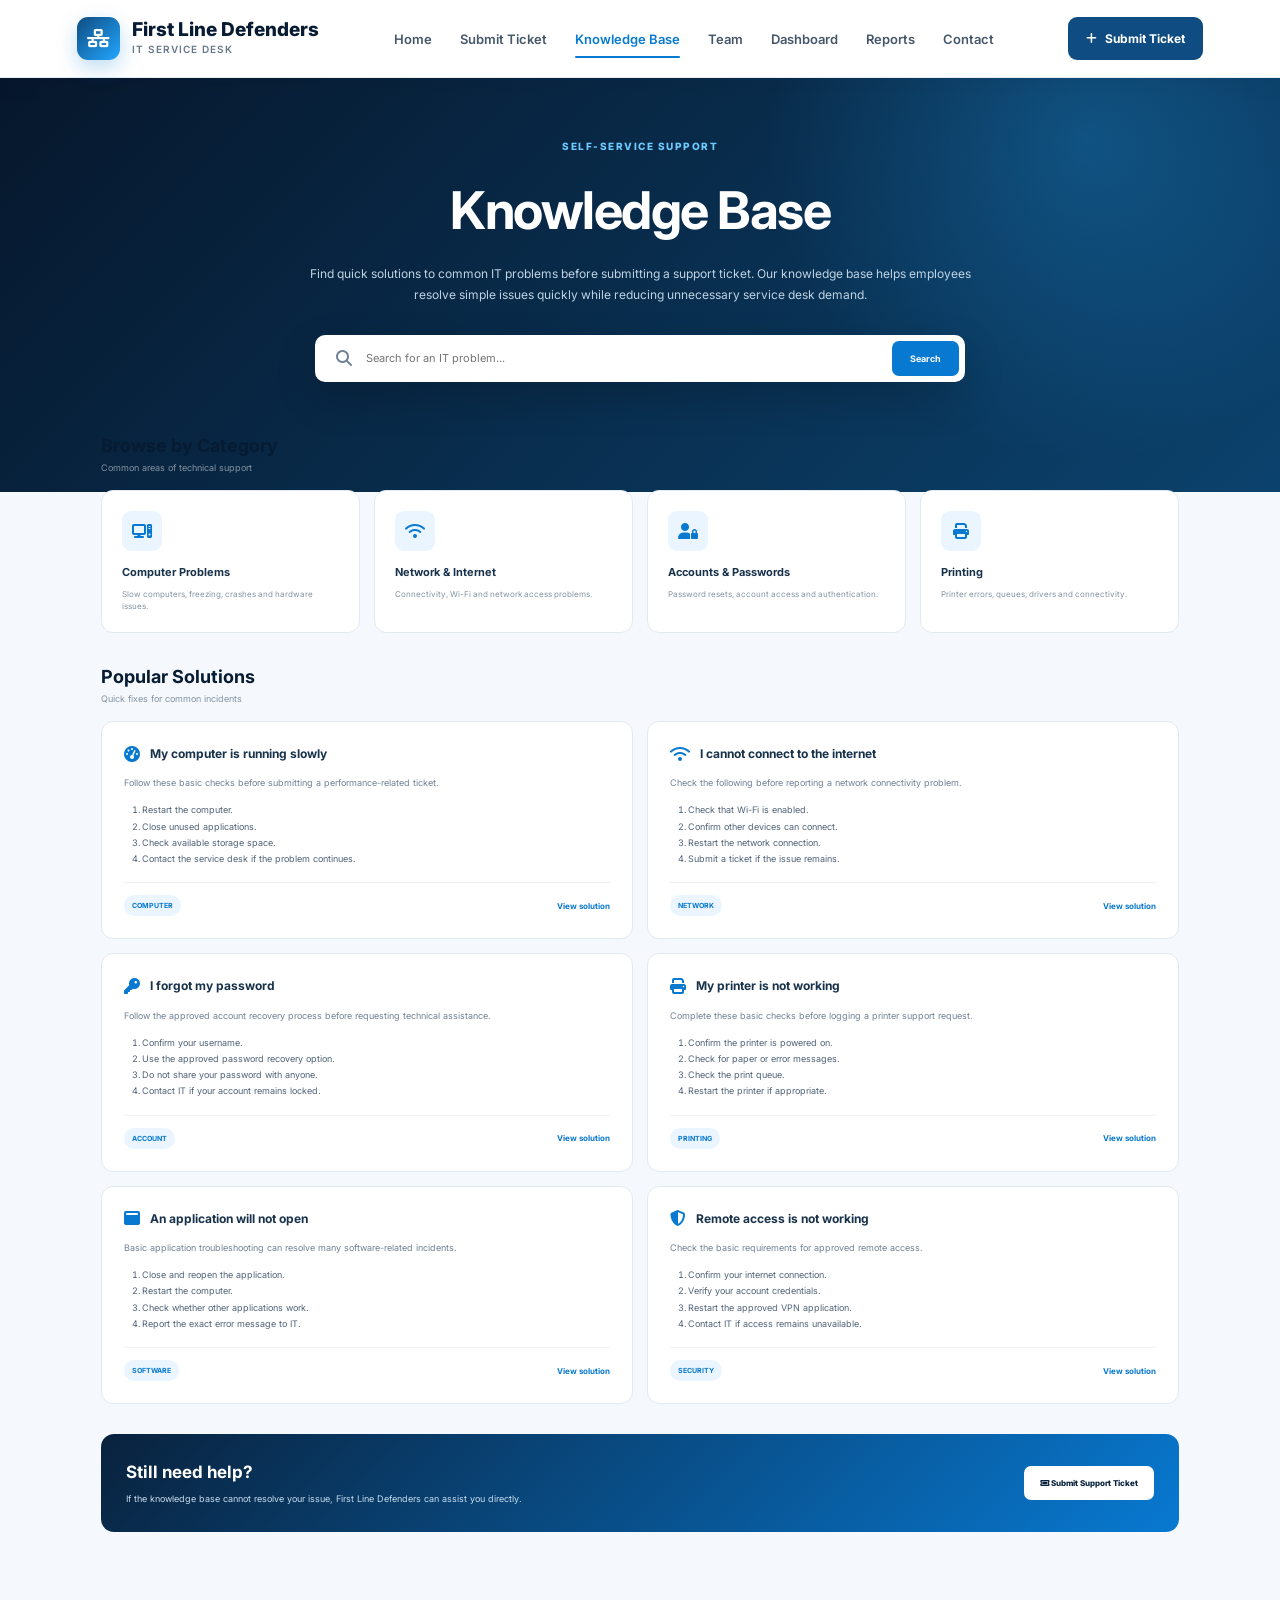
<file: pages/knowledgebase.html>
<!DOCTYPE html>
<html lang="en">

<head>
    <meta charset="UTF-8">
    <meta name="viewport" content="width=device-width, initial-scale=1.0">

    <title>Knowledge Base | First Line Defenders</title>

    <link rel="preconnect" href="https://fonts.googleapis.com">
    <link rel="preconnect" href="https://fonts.gstatic.com" crossorigin>

    <link href="https://fonts.googleapis.com/css2?family=Inter:wght@400;500;600;700;800&display=swap"
        rel="stylesheet">

    <link rel="stylesheet"
        href="https://cdnjs.cloudflare.com/ajax/libs/font-awesome/6.6.0/css/all.min.css">

    <link rel="stylesheet" href="../css/style.css">

    <style>

        .kb-page {
            min-height: 100vh;
            background: #f5f8fc;
        }

        .kb-hero {
            padding: 60px 6% 110px;
            color: white;

            background:
                radial-gradient(
                    circle at 85% 15%,
                    rgba(36,172,255,.25),
                    transparent 28%
                ),
                linear-gradient(
                    135deg,
                    #06172c,
                    #0b426d
                );
        }

        .kb-hero-inner {
            max-width: 900px;
            margin: auto;
            text-align: center;
        }

        .kb-hero h1 {
            margin: 15px 0 12px;

            font-size: clamp(34px, 5vw, 52px);
            letter-spacing: -1.5px;
        }

        .kb-hero p {
            color: #bfd3e4;

            max-width: 680px;
            margin: auto;

            font-size: 12px;
            line-height: 1.7;
        }

        .kb-search {
            display: flex;

            max-width: 650px;

            margin: 30px auto 0;

            padding: 6px;

            background: white;

            border-radius: 10px;

            box-shadow: 0 15px 40px rgba(0,0,0,.18);
        }

        .kb-search i {
            display: grid;
            place-items: center;

            width: 45px;

            color: #718296;
        }

        .kb-search input {
            flex: 1;

            border: none;
            outline: none;

            color: #24384d;

            font-family: inherit;
            font-size: 11px;
        }

        .kb-search button {
            padding: 12px 18px;

            color: white;
            background: #0879d1;

            border: none;
            border-radius: 7px;

            cursor: pointer;

            font-family: inherit;
            font-size: 9px;
            font-weight: 700;
        }

        .kb-container {
            max-width: 1180px;

            margin: -60px auto 80px;

            padding: 0 4%;

            position: relative;
            z-index: 5;
        }

        .kb-section {
            margin-bottom: 30px;
        }

        .kb-heading {
            display: flex;
            justify-content: space-between;
            align-items: end;

            margin-bottom: 15px;
        }

        .kb-heading h2 {
            color: #071b33;
            font-size: 18px;
        }

        .kb-heading p {
            color: #8493a2;
            font-size: 9px;
        }

        .category-grid {
            display: grid;

            grid-template-columns:
                repeat(4, 1fr);

            gap: 14px;
        }

        .category-card {
            padding: 20px;

            background: white;

            border: 1px solid #e1e9f1;
            border-radius: 12px;

            cursor: pointer;

            transition: .2s ease;
        }

        .category-card:hover {
            transform: translateY(-4px);

            border-color: #aad7f5;

            box-shadow:
                0 12px 30px rgba(7,27,51,.08);
        }

        .category-icon {
            width: 40px;
            height: 40px;

            display: grid;
            place-items: center;

            margin-bottom: 13px;

            color: #0879d1;
            background: #eaf5ff;

            border-radius: 9px;
        }

        .category-card h3 {
            color: #19324c;
            font-size: 11px;
        }

        .category-card p {
            margin-top: 6px;

            color: #8493a2;

            font-size: 8px;
            line-height: 1.5;
        }

        .article-grid {
            display: grid;

            grid-template-columns:
                repeat(2, 1fr);

            gap: 14px;
        }

        .article-card {
            padding: 22px;

            background: white;

            border: 1px solid #e1e9f1;
            border-radius: 12px;
        }

        .article-top {
            display: flex;
            align-items: center;

            gap: 10px;
        }

        .article-top i {
            color: #0879d1;
        }

        .article-top h3 {
            color: #19324c;
            font-size: 12px;
        }

        .article-card p {
            margin: 12px 0;

            color: #718296;

            font-size: 9px;
            line-height: 1.7;
        }

        .article-steps {
            margin: 0;
            padding-left: 18px;

            color: #506277;

            font-size: 9px;
            line-height: 1.8;
        }

        .article-footer {
            display: flex;
            justify-content: space-between;
            align-items: center;

            margin-top: 15px;
            padding-top: 12px;

            border-top: 1px solid #edf1f5;
        }

        .article-tag {
            padding: 5px 8px;

            color: #0879d1;
            background: #eaf5ff;

            border-radius: 20px;

            font-size: 7px;
            font-weight: 700;
        }

        .article-link {
            color: #0879d1;

            border: none;
            background: none;

            cursor: pointer;

            font-family: inherit;
            font-size: 8px;
            font-weight: 700;
        }

        .help-banner {
            display: flex;

            justify-content: space-between;
            align-items: center;

            gap: 20px;

            padding: 25px;

            color: white;

            background:
                linear-gradient(
                    135deg,
                    #09223d,
                    #0879d1
                );

            border-radius: 13px;
        }

        .help-banner h2 {
            font-size: 17px;
        }

        .help-banner p {
            margin-top: 6px;

            color: #c9dced;

            font-size: 9px;
        }

        .help-button {
            white-space: nowrap;

            padding: 11px 16px;

            color: #09223d;
            background: white;

            border: none;
            border-radius: 7px;

            text-decoration: none;

            font-size: 8px;
            font-weight: 800;
        }

        .no-results {
            display: none;

            padding: 30px;

            text-align: center;

            color: #8493a2;

            background: white;

            border: 1px solid #e1e9f1;
            border-radius: 12px;

            font-size: 10px;
        }

        @media(max-width:900px) {

            .category-grid {
                grid-template-columns:
                    repeat(2, 1fr);
            }

        }

        @media(max-width:650px) {

            .category-grid,
            .article-grid {
                grid-template-columns: 1fr;
            }

            .kb-search {
                flex-wrap: wrap;
            }

            .kb-search input {
                min-width: 150px;
            }

            .help-banner {
                flex-direction: column;
                align-items: flex-start;
            }

        }

    </style>

</head>


<body>

<header class="site-header">

    <nav class="navbar">

        <a href="../index.html" class="brand">

            <div class="brand-icon">
                <i class="fa-solid fa-network-wired"></i>
            </div>

            <div>
                <span class="brand-name">
                    First Line Defenders
                </span>

                <span class="brand-subtitle">
                    IT Service Desk
                </span>
            </div>

        </a>

        <button class="mobile-menu-btn" id="mobileMenuBtn">
            <i class="fa-solid fa-bars"></i>
        </button>

        <ul class="nav-links" id="navLinks">

            <li>
                <a href="../index.html">
                    Home
                </a>
            </li>

            <li>
                <a href="tickets.html">
                    Submit Ticket
                </a>
            </li>

            <li>
                <a href="knowledgebase.html" class="active">
                    Knowledge Base
                </a>
            </li>

            <li>
                <a href="team.html">
                    Team
                </a>
            </li>

            <li>
                <a href="dashboard.html">
                    Dashboard
                </a>
            </li>

            <li>
                <a href="reports.html">
                    Reports
                </a>
            </li>

            <li>
                <a href="contact.html">
                    Contact
                </a>
            </li>

        </ul>

        <a href="tickets.html" class="nav-button">
            <i class="fa-solid fa-plus"></i>
            Submit Ticket
        </a>

    </nav>

</header>


<main class="kb-page">


<section class="kb-hero">

    <div class="kb-hero-inner">

        <span class="section-label light">
            SELF-SERVICE SUPPORT
        </span>

        <h1>
            Knowledge Base
        </h1>

        <p>
            Find quick solutions to common IT problems before
            submitting a support ticket. Our knowledge base helps
            employees resolve simple issues quickly while reducing
            unnecessary service desk demand.
        </p>


        <div class="kb-search">

            <i class="fa-solid fa-magnifying-glass"></i>

            <input
                type="text"
                id="knowledgeSearch"
                placeholder="Search for an IT problem..."
            >

            <button onclick="searchKnowledge()">
                Search
            </button>

        </div>

    </div>

</section>


<section class="kb-container">


<div class="kb-section">

    <div class="kb-heading">

        <div>

            <h2>
                Browse by Category
            </h2>

            <p>
                Common areas of technical support
            </p>

        </div>

    </div>


    <div class="category-grid">


        <div class="category-card"
             onclick="filterArticles('computer')">

            <div class="category-icon">
                <i class="fa-solid fa-computer"></i>
            </div>

            <h3>
                Computer Problems
            </h3>

            <p>
                Slow computers, freezing, crashes and hardware issues.
            </p>

        </div>


        <div class="category-card"
             onclick="filterArticles('network')">

            <div class="category-icon">
                <i class="fa-solid fa-wifi"></i>
            </div>

            <h3>
                Network & Internet
            </h3>

            <p>
                Connectivity, Wi-Fi and network access problems.
            </p>

        </div>


        <div class="category-card"
             onclick="filterArticles('account')">

            <div class="category-icon">
                <i class="fa-solid fa-user-lock"></i>
            </div>

            <h3>
                Accounts & Passwords
            </h3>

            <p>
                Password resets, account access and authentication.
            </p>

        </div>


        <div class="category-card"
             onclick="filterArticles('printer')">

            <div class="category-icon">
                <i class="fa-solid fa-print"></i>
            </div>

            <h3>
                Printing
            </h3>

            <p>
                Printer errors, queues, drivers and connectivity.
            </p>

        </div>


    </div>

</div>


<div class="kb-section">

    <div class="kb-heading">

        <div>

            <h2>
                Popular Solutions
            </h2>

            <p>
                Quick fixes for common incidents
            </p>

        </div>

    </div>


    <div class="article-grid" id="articleGrid">


        <article
            class="article-card"
            data-category="computer"
            data-search="slow computer performance freezing crashing computer"
        >

            <div class="article-top">

                <i class="fa-solid fa-gauge-high"></i>

                <h3>
                    My computer is running slowly
                </h3>

            </div>

            <p>
                Follow these basic checks before submitting a
                performance-related ticket.
            </p>

            <ol class="article-steps">

                <li>
                    Restart the computer.
                </li>

                <li>
                    Close unused applications.
                </li>

                <li>
                    Check available storage space.
                </li>

                <li>
                    Contact the service desk if the problem continues.
                </li>

            </ol>

            <div class="article-footer">

                <span class="article-tag">
                    COMPUTER
                </span>

                <button class="article-link"
                        onclick="showSolution('Computer Performance')">
                    View solution
                </button>

            </div>

        </article>


        <article
            class="article-card"
            data-category="network"
            data-search="internet wifi network no connection offline"
        >

            <div class="article-top">

                <i class="fa-solid fa-wifi"></i>

                <h3>
                    I cannot connect to the internet
                </h3>

            </div>

            <p>
                Check the following before reporting a network
                connectivity problem.
            </p>

            <ol class="article-steps">

                <li>
                    Check that Wi-Fi is enabled.
                </li>

                <li>
                    Confirm other devices can connect.
                </li>

                <li>
                    Restart the network connection.
                </li>

                <li>
                    Submit a ticket if the issue remains.
                </li>

            </ol>

            <div class="article-footer">

                <span class="article-tag">
                    NETWORK
                </span>

                <button class="article-link"
                        onclick="showSolution('Internet Connectivity')">
                    View solution
                </button>

            </div>

        </article>


        <article
            class="article-card"
            data-category="account"
            data-search="password login account locked username authentication"
        >

            <div class="article-top">

                <i class="fa-solid fa-key"></i>

                <h3>
                    I forgot my password
                </h3>

            </div>

            <p>
                Follow the approved account recovery process before
                requesting technical assistance.
            </p>

            <ol class="article-steps">

                <li>
                    Confirm your username.
                </li>

                <li>
                    Use the approved password recovery option.
                </li>

                <li>
                    Do not share your password with anyone.
                </li>

                <li>
                    Contact IT if your account remains locked.
                </li>

            </ol>

            <div class="article-footer">

                <span class="article-tag">
                    ACCOUNT
                </span>

                <button class="article-link"
                        onclick="showSolution('Account Recovery')">
                    View solution
                </button>

            </div>

        </article>


        <article
            class="article-card"
            data-category="printer"
            data-search="printer printing print queue printer offline paper"
        >

            <div class="article-top">

                <i class="fa-solid fa-print"></i>

                <h3>
                    My printer is not working
                </h3>

            </div>

            <p>
                Complete these basic checks before logging a printer
                support request.
            </p>

            <ol class="article-steps">

                <li>
                    Confirm the printer is powered on.
                </li>

                <li>
                    Check for paper or error messages.
                </li>

                <li>
                    Check the print queue.
                </li>

                <li>
                    Restart the printer if appropriate.
                </li>

            </ol>

            <div class="article-footer">

                <span class="article-tag">
                    PRINTING
                </span>

                <button class="article-link"
                        onclick="showSolution('Printer Troubleshooting')">
                    View solution
                </button>

            </div>

        </article>


        <article
            class="article-card"
            data-category="computer"
            data-search="software application program error not opening"
        >

            <div class="article-top">

                <i class="fa-solid fa-window-maximize"></i>

                <h3>
                    An application will not open
                </h3>

            </div>

            <p>
                Basic application troubleshooting can resolve many
                software-related incidents.
            </p>

            <ol class="article-steps">

                <li>
                    Close and reopen the application.
                </li>

                <li>
                    Restart the computer.
                </li>

                <li>
                    Check whether other applications work.
                </li>

                <li>
                    Report the exact error message to IT.
                </li>

            </ol>

            <div class="article-footer">

                <span class="article-tag">
                    SOFTWARE
                </span>

                <button class="article-link"
                        onclick="showSolution('Software Troubleshooting')">
                    View solution
                </button>

            </div>

        </article>


        <article
            class="article-card"
            data-category="network"
            data-search="vpn remote access connection"
        >

            <div class="article-top">

                <i class="fa-solid fa-shield-halved"></i>

                <h3>
                    Remote access is not working
                </h3>

            </div>

            <p>
                Check the basic requirements for approved remote access.
            </p>

            <ol class="article-steps">

                <li>
                    Confirm your internet connection.
                </li>

                <li>
                    Verify your account credentials.
                </li>

                <li>
                    Restart the approved VPN application.
                </li>

                <li>
                    Contact IT if access remains unavailable.
                </li>

            </ol>

            <div class="article-footer">

                <span class="article-tag">
                    SECURITY
                </span>

                <button class="article-link"
                        onclick="showSolution('Remote Access')">
                    View solution
                </button>

            </div>

        </article>


    </div>


    <div class="no-results" id="noResults">

        <i class="fa-solid fa-magnifying-glass"></i>

        <br><br>

        No matching knowledge articles were found.

        <br><br>

        If you still need assistance, please submit a support ticket.

    </div>

</div>


<div class="help-banner">

    <div>

        <h2>
            Still need help?
        </h2>

        <p>
            If the knowledge base cannot resolve your issue,
            First Line Defenders can assist you directly.
        </p>

    </div>


    <a
        href="tickets.html"
        class="help-button"
    >

        <i class="fa-solid fa-ticket"></i>

        Submit Support Ticket

    </a>

</div>


</section>

</main>


<script>

    const searchInput =
        document.getElementById("knowledgeSearch");

    const articles =
        document.querySelectorAll(".article-card");

    const noResults =
        document.getElementById("noResults");


    function searchKnowledge() {

        const search =
            searchInput.value.toLowerCase().trim();

        let found = false;


        articles.forEach(article => {

            const text =
                article.dataset.search.toLowerCase();

            if (!search || text.includes(search)) {

                article.style.display = "";

                found = true;

            } else {

                article.style.display = "none";

            }

        });


        noResults.style.display =
            found ? "none" : "block";

    }


    searchInput.addEventListener(
        "input",
        searchKnowledge
    );


    function filterArticles(category) {

        searchInput.value = "";

        let found = false;


        articles.forEach(article => {

            if (article.dataset.category === category) {

                article.style.display = "";

                found = true;

            } else {

                article.style.display = "none";

            }

        });


        noResults.style.display =
            found ? "none" : "block";

    }


    function showSolution(title) {

        alert(
            title +
            "\\n\\n" +
            "Please follow the troubleshooting steps shown in this knowledge article. " +
            "If the problem continues, submit a support ticket to First Line Defenders."
        );

    }


    const mobileMenuBtn =
        document.getElementById("mobileMenuBtn");

    const navLinks =
        document.getElementById("navLinks");


    if (mobileMenuBtn && navLinks) {

        mobileMenuBtn.addEventListener("click", () => {

            navLinks.classList.toggle("show");

            const icon =
                mobileMenuBtn.querySelector("i");


            if (navLinks.classList.contains("show")) {

                icon.classList.remove("fa-bars");

                icon.classList.add("fa-xmark");

            } else {

                icon.classList.remove("fa-xmark");

                icon.classList.add("fa-bars");

            }

        });

    }

</script>


</body>

</html>
</file>
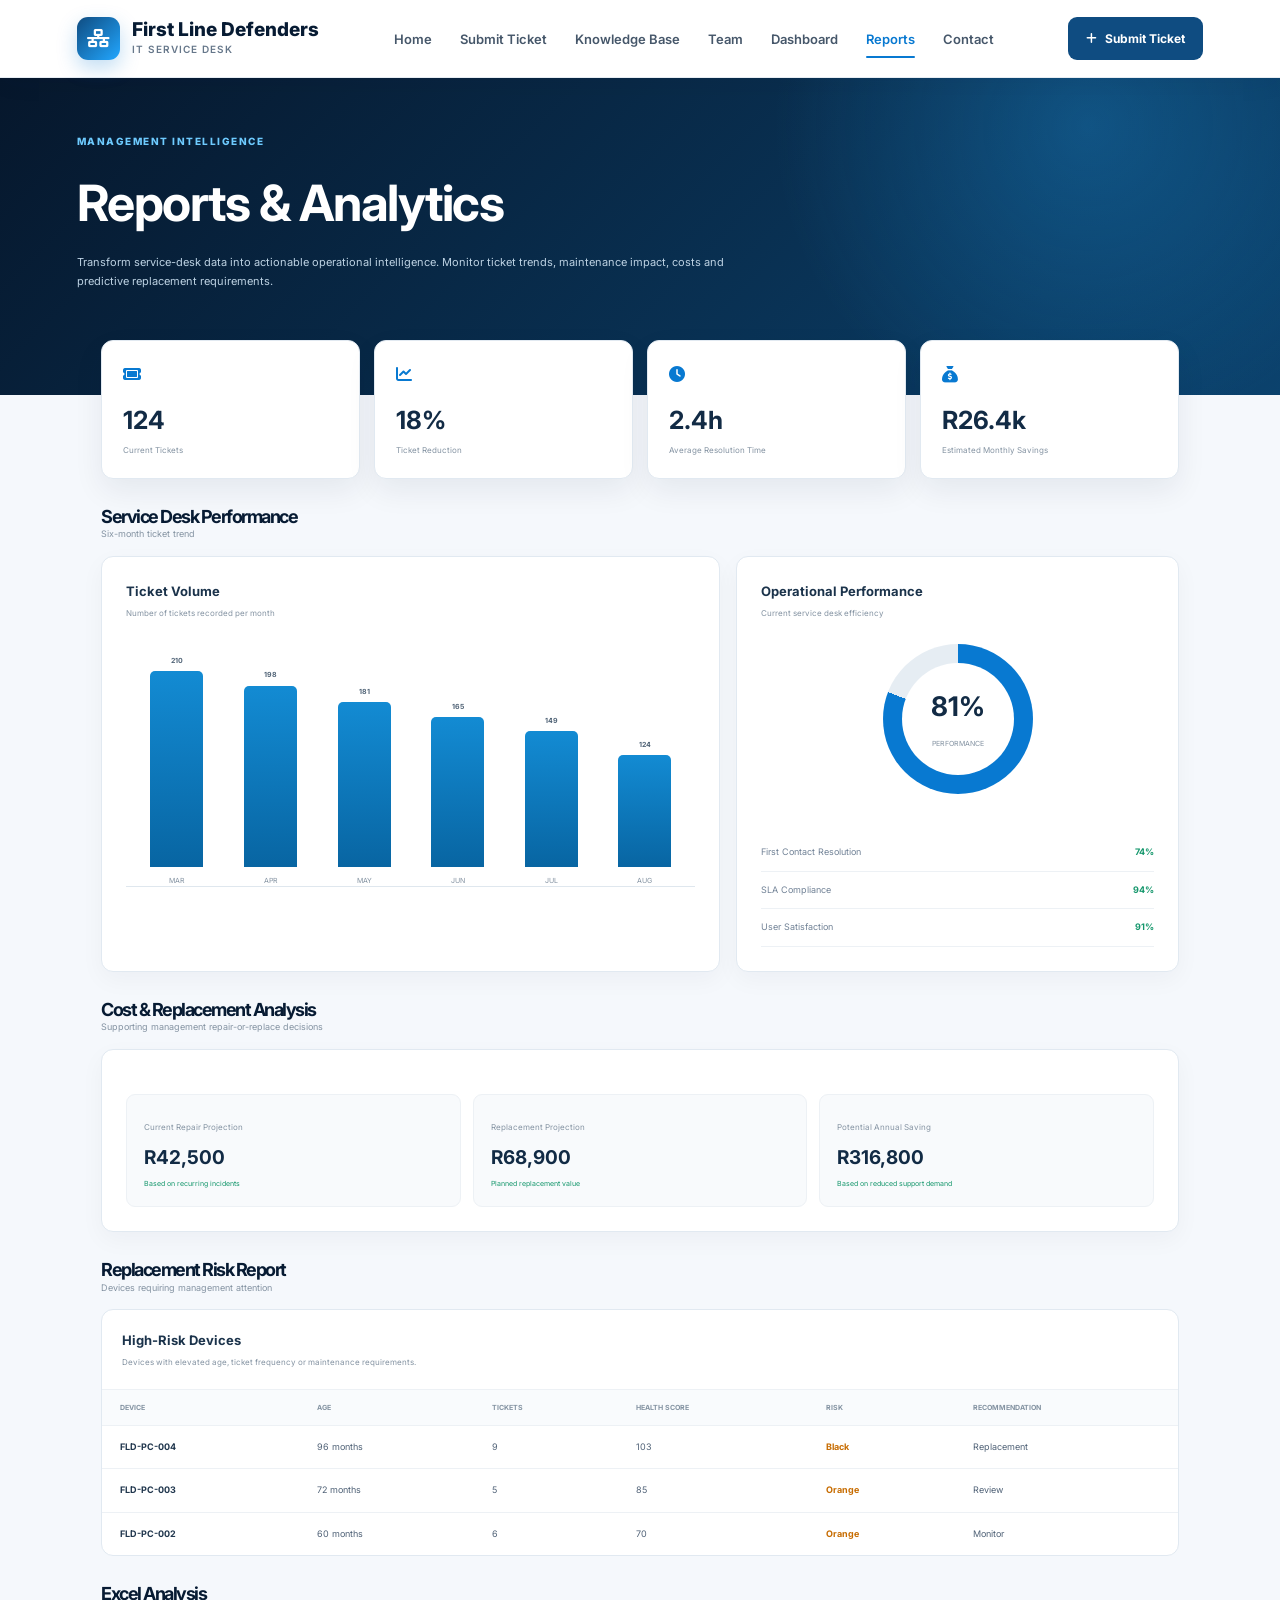
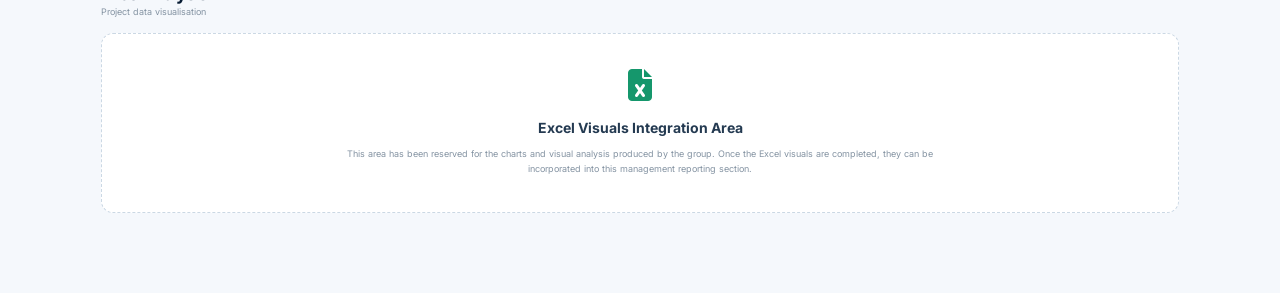
<file: pages/reports.html>
<!DOCTYPE html>
<html lang="en">

<head>

    <meta charset="UTF-8">
    <meta name="viewport" content="width=device-width, initial-scale=1.0">

    <title>Reports & Analytics | First Line Defenders</title>

    <link rel="preconnect" href="https://fonts.googleapis.com">
    <link rel="preconnect" href="https://fonts.gstatic.com" crossorigin>

    <link href="https://fonts.googleapis.com/css2?family=Inter:wght@400;500;600;700;800&display=swap"
        rel="stylesheet">

    <link rel="stylesheet"
        href="https://cdnjs.cloudflare.com/ajax/libs/font-awesome/6.6.0/css/all.min.css">

    <link rel="stylesheet" href="../css/style.css">

    <style>

        .reports-page {
            min-height: 100vh;
            background: #f5f8fc;
        }

        .reports-hero {
            padding: 55px 6% 105px;
            color: white;

            background:
                radial-gradient(
                    circle at 85% 15%,
                    rgba(36,172,255,.25),
                    transparent 28%
                ),
                linear-gradient(
                    135deg,
                    #06172c,
                    #0b426d
                );
        }

        .reports-hero-inner {
            max-width: 1180px;
            margin: auto;
        }

        .reports-hero h1 {
            margin: 14px 0 10px;

            font-size: clamp(34px, 5vw, 50px);
            letter-spacing: -1.5px;
        }

        .reports-hero p {
            max-width: 650px;

            color: #bdd2e3;

            font-size: 11px;
            line-height: 1.7;
        }

        .reports-container {
            max-width: 1180px;

            margin: -55px auto 80px;

            padding: 0 4%;

            position: relative;
            z-index: 5;
        }

        .report-stats {
            display: grid;

            grid-template-columns:
                repeat(4, 1fr);

            gap: 14px;
        }

        .report-stat {
            padding: 21px;

            background: white;

            border: 1px solid #e1e9f1;
            border-radius: 12px;

            box-shadow:
                0 12px 30px rgba(7,27,51,.07);
        }

        .report-stat i {
            color: #0879d1;
        }

        .report-stat strong {
            display: block;

            margin-top: 12px;

            color: #122b45;

            font-size: 25px;
        }

        .report-stat span {
            display: block;

            margin-top: 4px;

            color: #8493a2;

            font-size: 8px;
        }

        .reports-section {
            margin-top: 28px;
        }

        .section-heading {
            display: flex;

            justify-content: space-between;
            align-items: end;

            margin-bottom: 14px;
        }

        .section-heading h2 {
            color: #071b33;

            font-size: 18px;
        }

        .section-heading p {
            color: #8493a2;

            font-size: 9px;
        }

        .report-grid {
            display: grid;

            grid-template-columns:
                1.4fr 1fr;

            gap: 16px;
        }

        .report-card {
            padding: 24px;

            background: white;

            border: 1px solid #e1e9f1;
            border-radius: 12px;

            box-shadow:
                0 8px 25px rgba(7,27,51,.04);
        }

        .report-card h3 {
            color: #1b334b;

            font-size: 13px;
        }

        .report-card-subtitle {
            margin-top: 5px;

            color: #8493a2;

            font-size: 8px;
        }

        /* Bar Chart */

        .chart {
            height: 240px;

            display: flex;
            align-items: end;
            justify-content: space-around;

            gap: 12px;

            margin-top: 28px;

            padding: 0 10px;

            border-bottom: 1px solid #dfe7ee;
        }

        .chart-column {
            flex: 1;

            height: 100%;

            display: flex;
            flex-direction: column;
            justify-content: end;
            align-items: center;
        }

        .chart-value {
            margin-bottom: 5px;

            color: #516477;

            font-size: 7px;
            font-weight: 700;
        }

        .chart-bar {
            width: 65%;

            min-height: 10px;

            background:
                linear-gradient(
                    180deg,
                    #138bd3,
                    #0865a2
                );

            border-radius: 5px 5px 0 0;

            transition: .3s ease;
        }

        .chart-bar:hover {
            opacity: .75;
            transform: scaleY(1.03);
        }

        .chart-month {
            margin-top: 8px;

            color: #8493a2;

            font-size: 7px;
        }

        /* Circular score */

        .performance {
            display: flex;

            align-items: center;
            justify-content: center;

            padding: 25px 10px;
        }

        .score-circle {
            width: 150px;
            height: 150px;

            display: grid;
            place-items: center;

            border-radius: 50%;

            background:
                conic-gradient(
                    #0879d1 0deg 291deg,
                    #e6edf3 291deg 360deg
                );

            position: relative;
        }

        .score-circle::before {
            content: "";

            position: absolute;

            width: 112px;
            height: 112px;

            border-radius: 50%;

            background: white;
        }

        .score-number {
            position: relative;
            z-index: 2;

            text-align: center;
        }

        .score-number strong {
            display: block;

            color: #122b45;

            font-size: 27px;
        }

        .score-number span {
            color: #8493a2;

            font-size: 7px;
        }

        .impact-list {
            margin-top: 15px;
        }

        .impact-item {
            display: flex;

            justify-content: space-between;

            padding: 11px 0;

            border-bottom: 1px solid #edf1f5;

            font-size: 9px;
        }

        .impact-item span {
            color: #718296;
        }

        .impact-item strong {
            color: #15976c;
        }

        /* Cost analysis */

        .cost-analysis {
            display: grid;

            grid-template-columns:
                repeat(3, 1fr);

            gap: 12px;

            margin-top: 20px;
        }

        .cost-card {
            padding: 17px;

            background: #f8fafc;

            border: 1px solid #edf1f5;

            border-radius: 9px;
        }

        .cost-card span {
            color: #8493a2;

            font-size: 8px;
        }

        .cost-card strong {
            display: block;

            margin-top: 6px;

            color: #122b45;

            font-size: 19px;
        }

        .cost-card small {
            display: block;

            margin-top: 4px;

            color: #15976c;

            font-size: 7px;
        }

        /* Table */

        .table-card {
            overflow: hidden;

            padding: 0;

            background: white;

            border: 1px solid #e1e9f1;
            border-radius: 12px;
        }

        .table-header {
            padding: 20px;

            border-bottom: 1px solid #edf1f5;
        }

        .table-header h3 {
            color: #1b334b;

            font-size: 13px;
        }

        .table-header p {
            margin-top: 5px;

            color: #8493a2;

            font-size: 8px;
        }

        .report-table {
            width: 100%;

            border-collapse: collapse;
        }

        .report-table th {
            padding: 12px 18px;

            color: #8493a2;

            background: #f9fbfd;

            text-align: left;

            font-size: 7px;
            text-transform: uppercase;
        }

        .report-table td {
            padding: 14px 18px;

            color: #506277;

            border-top: 1px solid #edf1f5;

            font-size: 9px;
        }

        .report-table td strong {
            color: #20364d;
        }

        .trend-up {
            color: #15976c;
            font-weight: 700;
        }

        .trend-down {
            color: #c76c00;
            font-weight: 700;
        }

        /* Excel section */

        .excel-section {
            padding: 35px;

            text-align: center;

            background: white;

            border: 1.5px dashed #cbd8e4;
            border-radius: 12px;
        }

        .excel-section i {
            color: #15976c;

            font-size: 32px;
        }

        .excel-section h3 {
            margin-top: 12px;

            color: #243a51;

            font-size: 14px;
        }

        .excel-section p {
            max-width: 600px;

            margin: 7px auto 0;

            color: #8493a2;

            font-size: 9px;

            line-height: 1.7;
        }

        @media(max-width:900px) {

            .report-stats {
                grid-template-columns:
                    repeat(2,1fr);
            }

            .report-grid {
                grid-template-columns: 1fr;
            }

        }

        @media(max-width:600px) {

            .report-stats {
                grid-template-columns: 1fr;
            }

            .cost-analysis {
                grid-template-columns: 1fr;
            }

            .report-table {
                min-width: 650px;
            }

            .table-card {
                overflow-x: auto;
            }

        }

    </style>

</head>


<body>

<header class="site-header">

    <nav class="navbar">

        <a href="../index.html" class="brand">

            <div class="brand-icon">
                <i class="fa-solid fa-network-wired"></i>
            </div>

            <div>
                <span class="brand-name">
                    First Line Defenders
                </span>

                <span class="brand-subtitle">
                    IT Service Desk
                </span>
            </div>

        </a>

        <button class="mobile-menu-btn" id="mobileMenuBtn">
            <i class="fa-solid fa-bars"></i>
        </button>

        <ul class="nav-links" id="navLinks">

            <li>
                <a href="../index.html">
                    Home
                </a>
            </li>

            <li>
                <a href="tickets.html">
                    Submit Ticket
                </a>
            </li>

            <li>
                <a href="knowledgebase.html">
                    Knowledge Base
                </a>
            </li>

            <li>
                <a href="team.html">
                    Team
                </a>
            </li>

            <li>
                <a href="dashboard.html">
                    Dashboard
                </a>
            </li>

            <li>
                <a href="reports.html" class="active">
                    Reports
                </a>
            </li>

            <li>
                <a href="contact.html">
                    Contact
                </a>
            </li>

        </ul>

        <a href="tickets.html" class="nav-button">
            <i class="fa-solid fa-plus"></i>
            Submit Ticket
        </a>

    </nav>

</header>


<main class="reports-page">


<section class="reports-hero">

    <div class="reports-hero-inner">

        <span class="section-label light">
            MANAGEMENT INTELLIGENCE
        </span>

        <h1>
            Reports & Analytics
        </h1>

        <p>
            Transform service-desk data into actionable operational
            intelligence. Monitor ticket trends, maintenance impact,
            costs and predictive replacement requirements.
        </p>

    </div>

</section>


<section class="reports-container">


<!-- STATISTICS -->

<div class="report-stats">

    <div class="report-stat">

        <i class="fa-solid fa-ticket"></i>

        <strong>
            124
        </strong>

        <span>
            Current Tickets
        </span>

    </div>


    <div class="report-stat">

        <i class="fa-solid fa-chart-line"></i>

        <strong>
            18%
        </strong>

        <span>
            Ticket Reduction
        </span>

    </div>


    <div class="report-stat">

        <i class="fa-solid fa-clock"></i>

        <strong>
            2.4h
        </strong>

        <span>
            Average Resolution Time
        </span>

    </div>


    <div class="report-stat">

        <i class="fa-solid fa-sack-dollar"></i>

        <strong>
            R26.4k
        </strong>

        <span>
            Estimated Monthly Savings
        </span>

    </div>

</div>


<!-- TRENDS -->

<div class="reports-section">

    <div class="section-heading">

        <div>

            <h2>
                Service Desk Performance
            </h2>

            <p>
                Six-month ticket trend
            </p>

        </div>

    </div>


    <div class="report-grid">


        <div class="report-card">

            <h3>
                Ticket Volume
            </h3>

            <p class="report-card-subtitle">
                Number of tickets recorded per month
            </p>


            <div class="chart">

                <div class="chart-column">

                    <span class="chart-value">
                        210
                    </span>

                    <div
                        class="chart-bar"
                        style="height:82%"
                    ></div>

                    <span class="chart-month">
                        MAR
                    </span>

                </div>


                <div class="chart-column">

                    <span class="chart-value">
                        198
                    </span>

                    <div
                        class="chart-bar"
                        style="height:76%"
                    ></div>

                    <span class="chart-month">
                        APR
                    </span>

                </div>


                <div class="chart-column">

                    <span class="chart-value">
                        181
                    </span>

                    <div
                        class="chart-bar"
                        style="height:69%"
                    ></div>

                    <span class="chart-month">
                        MAY
                    </span>

                </div>


                <div class="chart-column">

                    <span class="chart-value">
                        165
                    </span>

                    <div
                        class="chart-bar"
                        style="height:63%"
                    ></div>

                    <span class="chart-month">
                        JUN
                    </span>

                </div>


                <div class="chart-column">

                    <span class="chart-value">
                        149
                    </span>

                    <div
                        class="chart-bar"
                        style="height:57%"
                    ></div>

                    <span class="chart-month">
                        JUL
                    </span>

                </div>


                <div class="chart-column">

                    <span class="chart-value">
                        124
                    </span>

                    <div
                        class="chart-bar"
                        style="height:47%"
                    ></div>

                    <span class="chart-month">
                        AUG
                    </span>

                </div>

            </div>

        </div>


        <div class="report-card">

            <h3>
                Operational Performance
            </h3>

            <p class="report-card-subtitle">
                Current service desk efficiency
            </p>


            <div class="performance">

                <div class="score-circle">

                    <div class="score-number">

                        <strong>
                            81%
                        </strong>

                        <span>
                            PERFORMANCE
                        </span>

                    </div>

                </div>

            </div>


            <div class="impact-list">

                <div class="impact-item">

                    <span>
                        First Contact Resolution
                    </span>

                    <strong>
                        74%
                    </strong>

                </div>

                <div class="impact-item">

                    <span>
                        SLA Compliance
                    </span>

                    <strong>
                        94%
                    </strong>

                </div>

                <div class="impact-item">

                    <span>
                        User Satisfaction
                    </span>

                    <strong>
                        91%
                    </strong>

                </div>

            </div>

        </div>

    </div>

</div>


<!-- COST -->

<div class="reports-section">

    <div class="section-heading">

        <div>

            <h2>
                Cost & Replacement Analysis
            </h2>

            <p>
                Supporting management repair-or-replace decisions
            </p>

        </div>

    </div>


    <div class="report-card">

        <div class="cost-analysis">


            <div class="cost-card">

                <span>
                    Current Repair Projection
                </span>

                <strong>
                    R42,500
                </strong>

                <small>
                    Based on recurring incidents
                </small>

            </div>


            <div class="cost-card">

                <span>
                    Replacement Projection
                </span>

                <strong>
                    R68,900
                </strong>

                <small>
                    Planned replacement value
                </small>

            </div>


            <div class="cost-card">

                <span>
                    Potential Annual Saving
                </span>

                <strong>
                    R316,800
                </strong>

                <small>
                    Based on reduced support demand
                </small>

            </div>

        </div>

    </div>

</div>


<!-- DEVICE REPORT -->

<div class="reports-section">

    <div class="section-heading">

        <div>

            <h2>
                Replacement Risk Report
            </h2>

            <p>
                Devices requiring management attention
            </p>

        </div>

    </div>


    <div class="table-card">

        <div class="table-header">

            <h3>
                High-Risk Devices
            </h3>

            <p>
                Devices with elevated age, ticket frequency or maintenance requirements.
            </p>

        </div>


        <table class="report-table">

            <thead>

                <tr>

                    <th>
                        Device
                    </th>

                    <th>
                        Age
                    </th>

                    <th>
                        Tickets
                    </th>

                    <th>
                        Health Score
                    </th>

                    <th>
                        Risk
                    </th>

                    <th>
                        Recommendation
                    </th>

                </tr>

            </thead>


            <tbody>

                <tr>

                    <td>
                        <strong>
                            FLD-PC-004
                        </strong>
                    </td>

                    <td>
                        96 months
                    </td>

                    <td>
                        9
                    </td>

                    <td>
                        103
                    </td>

                    <td>
                        <span class="trend-down">
                            Black
                        </span>
                    </td>

                    <td>
                        Replacement
                    </td>

                </tr>


                <tr>

                    <td>
                        <strong>
                            FLD-PC-003
                        </strong>
                    </td>

                    <td>
                        72 months
                    </td>

                    <td>
                        5
                    </td>

                    <td>
                        85
                    </td>

                    <td>
                        <span class="trend-down">
                            Orange
                        </span>
                    </td>

                    <td>
                        Review
                    </td>

                </tr>


                <tr>

                    <td>
                        <strong>
                            FLD-PC-002
                        </strong>
                    </td>

                    <td>
                        60 months
                    </td>

                    <td>
                        6
                    </td>

                    <td>
                        70
                    </td>

                    <td>
                        <span class="trend-down">
                            Orange
                        </span>
                    </td>

                    <td>
                        Monitor
                    </td>

                </tr>

            </tbody>

        </table>

    </div>

</div>


<!-- EXCEL -->

<div class="reports-section">

    <div class="section-heading">

        <div>

            <h2>
                Excel Analysis
            </h2>

            <p>
                Project data visualisation
            </p>

        </div>

    </div>


    <div class="excel-section">

        <i class="fa-solid fa-file-excel"></i>

        <h3>
            Excel Visuals Integration Area
        </h3>

        <p>
            This area has been reserved for the charts and visual
            analysis produced by the group. Once the Excel visuals
            are completed, they can be incorporated into this
            management reporting section.
        </p>

    </div>

</div>


</section>

</main>


<script>

    const mobileMenuBtn =
        document.getElementById("mobileMenuBtn");

    const navLinks =
        document.getElementById("navLinks");


    if (mobileMenuBtn && navLinks) {

        mobileMenuBtn.addEventListener("click", () => {

            navLinks.classList.toggle("show");

            const icon =
                mobileMenuBtn.querySelector("i");


            if (navLinks.classList.contains("show")) {

                icon.classList.remove("fa-bars");

                icon.classList.add("fa-xmark");

            } else {

                icon.classList.remove("fa-xmark");

                icon.classList.add("fa-bars");

            }

        });

    }

</script>


</body>

</html>
</file>
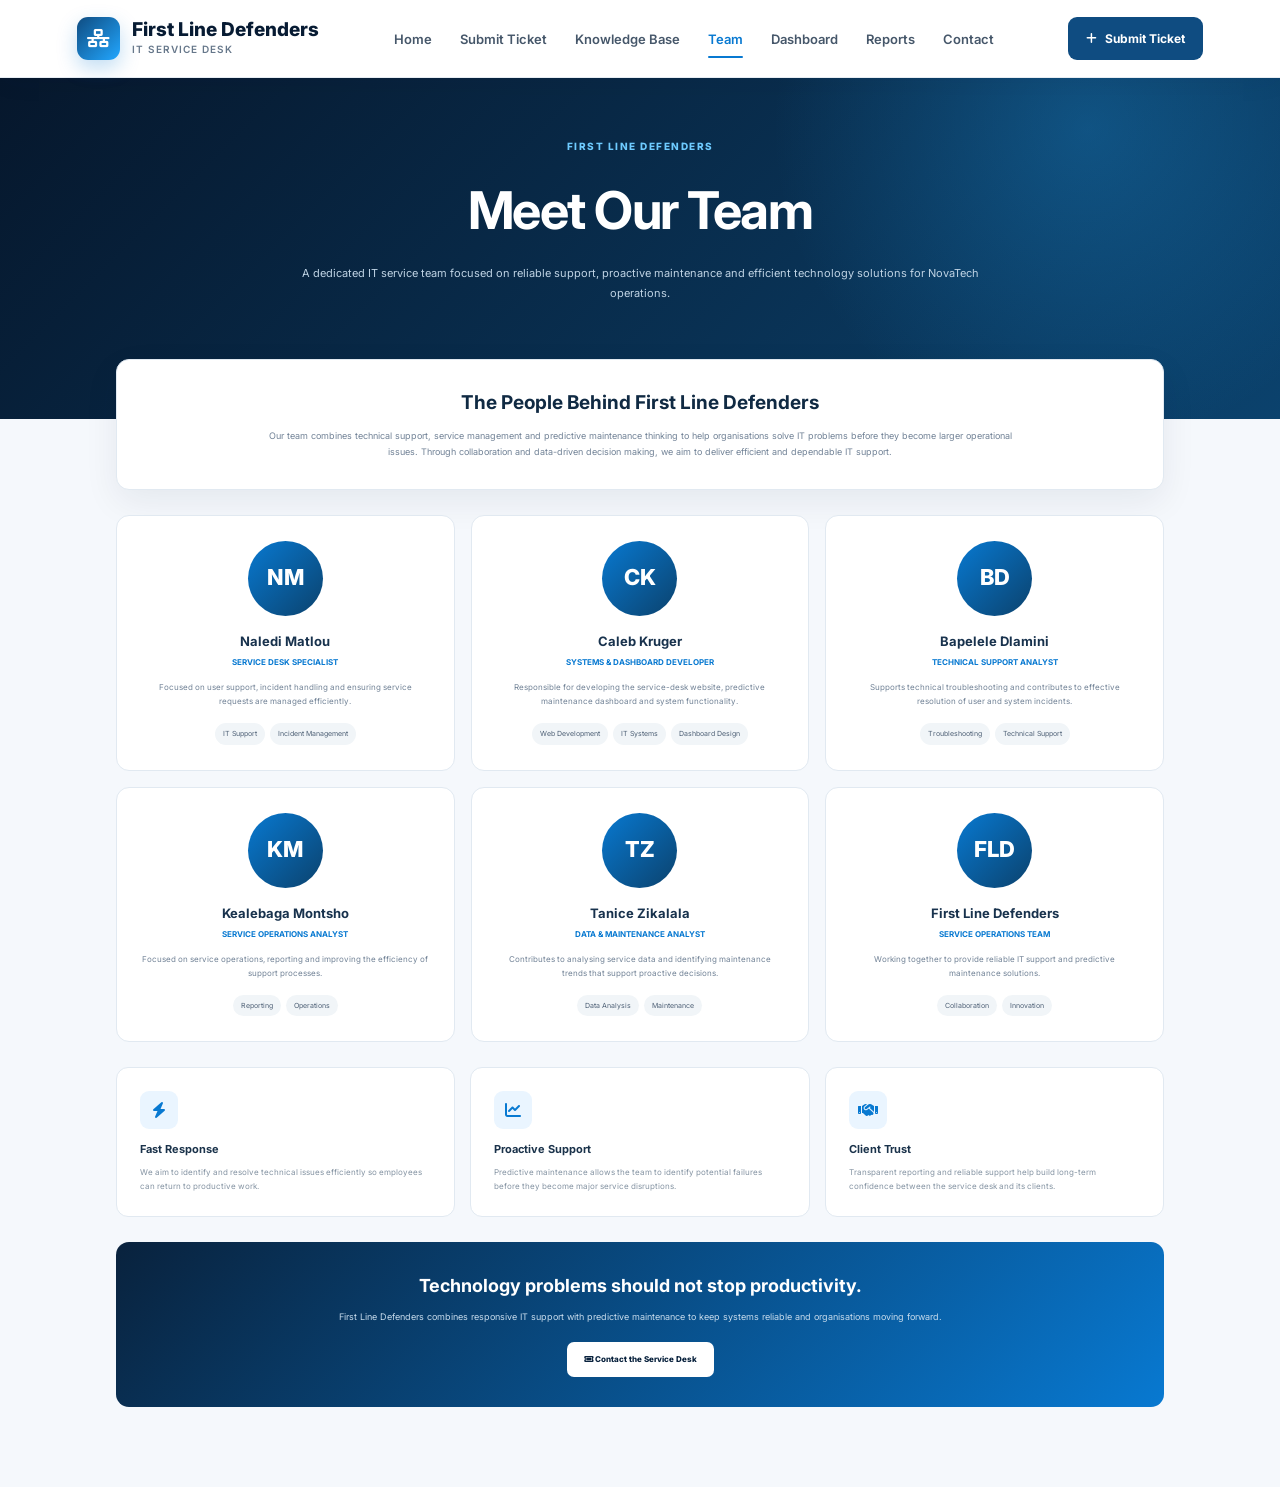
<file: pages/team.html>
<!DOCTYPE html>
<html lang="en">

<head>

    <meta charset="UTF-8">
    <meta name="viewport" content="width=device-width, initial-scale=1.0">

    <title>Our Team | First Line Defenders</title>

    <link rel="preconnect" href="https://fonts.googleapis.com">
    <link rel="preconnect" href="https://fonts.gstatic.com" crossorigin>

    <link href="https://fonts.googleapis.com/css2?family=Inter:wght@400;500;600;700;800&display=swap"
        rel="stylesheet">

    <link rel="stylesheet"
        href="https://cdnjs.cloudflare.com/ajax/libs/font-awesome/6.6.0/css/all.min.css">

    <link rel="stylesheet" href="../css/style.css">

    <style>

        .team-page {
            min-height: 100vh;
            background: #f5f8fc;
        }

        .team-hero {
            padding: 60px 6% 115px;
            color: white;

            background:
                radial-gradient(
                    circle at 85% 15%,
                    rgba(36,172,255,.25),
                    transparent 28%
                ),
                linear-gradient(
                    135deg,
                    #06172c,
                    #0b426d
                );
        }

        .team-hero-inner {
            max-width: 900px;
            margin: auto;
            text-align: center;
        }

        .team-hero h1 {
            margin: 15px 0 12px;

            font-size: clamp(34px, 5vw, 52px);
            letter-spacing: -1.5px;
        }

        .team-hero p {
            max-width: 700px;

            margin: auto;

            color: #bfd3e4;

            font-size: 11px;
            line-height: 1.8;
        }

        .team-container {
            max-width: 1150px;

            margin: -60px auto 80px;

            padding: 0 4%;

            position: relative;
            z-index: 5;
        }

        .team-introduction {
            padding: 28px;

            background: white;

            border: 1px solid #e1e9f1;
            border-radius: 13px;

            text-align: center;

            box-shadow:
                0 12px 35px rgba(7,27,51,.07);
        }

        .team-introduction h2 {
            color: #102a43;

            font-size: 19px;
        }

        .team-introduction p {
            max-width: 760px;

            margin: 10px auto 0;

            color: #718296;

            font-size: 9px;
            line-height: 1.8;
        }

        .team-grid {
            display: grid;

            grid-template-columns:
                repeat(3, 1fr);

            gap: 16px;

            margin-top: 25px;
        }

        .team-card {
            padding: 25px;

            background: white;

            border: 1px solid #e1e9f1;
            border-radius: 13px;

            text-align: center;

            transition: .2s ease;
        }

        .team-card:hover {
            transform: translateY(-5px);

            box-shadow:
                0 15px 35px rgba(7,27,51,.08);

            border-color: #b9d8ef;
        }

        .member-avatar {
            width: 75px;
            height: 75px;

            display: grid;
            place-items: center;

            margin: auto;

            color: white;

            background:
                linear-gradient(
                    135deg,
                    #0879d1,
                    #0b426d
                );

            border-radius: 50%;

            font-size: 22px;
            font-weight: 800;
        }

        .team-card h3 {
            margin-top: 15px;

            color: #18324d;

            font-size: 13px;
        }

        .member-role {
            display: block;

            margin-top: 5px;

            color: #0879d1;

            font-size: 8px;
            font-weight: 700;

            text-transform: uppercase;
        }

        .team-card p {
            margin-top: 12px;

            color: #718296;

            font-size: 8px;
            line-height: 1.7;
        }

        .member-skills {
            display: flex;

            justify-content: center;
            flex-wrap: wrap;

            gap: 5px;

            margin-top: 15px;
        }

        .skill {
            padding: 5px 8px;

            color: #506277;

            background: #f1f5f8;

            border-radius: 20px;

            font-size: 7px;
        }

        .team-values {
            display: grid;

            grid-template-columns:
                repeat(3, 1fr);

            gap: 15px;

            margin-top: 25px;
        }

        .value-card {
            padding: 23px;

            background: white;

            border: 1px solid #e1e9f1;
            border-radius: 12px;
        }

        .value-icon {
            width: 38px;
            height: 38px;

            display: grid;
            place-items: center;

            color: #0879d1;

            background: #eaf5ff;

            border-radius: 9px;

            margin-bottom: 12px;
        }

        .value-card h3 {
            color: #1b334b;

            font-size: 11px;
        }

        .value-card p {
            margin-top: 7px;

            color: #8493a2;

            font-size: 8px;
            line-height: 1.7;
        }

        .team-footer-banner {
            margin-top: 25px;

            padding: 30px;

            color: white;

            background:
                linear-gradient(
                    135deg,
                    #09223d,
                    #0879d1
                );

            border-radius: 13px;

            text-align: center;
        }

        .team-footer-banner h2 {
            font-size: 18px;
        }

        .team-footer-banner p {
            max-width: 650px;

            margin: 8px auto 18px;

            color: #c8dced;

            font-size: 9px;
            line-height: 1.7;
        }

        .team-footer-banner a {
            display: inline-block;

            padding: 11px 17px;

            color: #09223d;
            background: white;

            border-radius: 7px;

            text-decoration: none;

            font-size: 8px;
            font-weight: 800;
        }

        @media(max-width:850px) {

            .team-grid {
                grid-template-columns:
                    repeat(2, 1fr);
            }

            .team-values {
                grid-template-columns: 1fr;
            }

        }

        @media(max-width:600px) {

            .team-grid {
                grid-template-columns: 1fr;
            }

        }

    </style>

</head>


<body>


<header class="site-header">

    <nav class="navbar">

        <a href="../index.html" class="brand">

            <div class="brand-icon">
                <i class="fa-solid fa-network-wired"></i>
            </div>

            <div>

                <span class="brand-name">
                    First Line Defenders
                </span>

                <span class="brand-subtitle">
                    IT Service Desk
                </span>

            </div>

        </a>


        <button
            class="mobile-menu-btn"
            id="mobileMenuBtn"
        >

            <i class="fa-solid fa-bars"></i>

        </button>


        <ul
            class="nav-links"
            id="navLinks"
        >

            <li>
                <a href="../index.html">
                    Home
                </a>
            </li>

            <li>
                <a href="tickets.html">
                    Submit Ticket
                </a>
            </li>

            <li>
                <a href="knowledgebase.html">
                    Knowledge Base
                </a>
            </li>

            <li>
                <a href="team.html" class="active">
                    Team
                </a>
            </li>

            <li>
                <a href="dashboard.html">
                    Dashboard
                </a>
            </li>

            <li>
                <a href="reports.html">
                    Reports
                </a>
            </li>

            <li>
                <a href="contact.html">
                    Contact
                </a>
            </li>

        </ul>


        <a
            href="tickets.html"
            class="nav-button"
        >

            <i class="fa-solid fa-plus"></i>

            Submit Ticket

        </a>

    </nav>

</header>


<main class="team-page">


<section class="team-hero">

    <div class="team-hero-inner">

        <span class="section-label light">
            FIRST LINE DEFENDERS
        </span>

        <h1>
            Meet Our Team
        </h1>

        <p>
            A dedicated IT service team focused on reliable support,
            proactive maintenance and efficient technology solutions
            for NovaTech operations.
        </p>

    </div>

</section>


<section class="team-container">


<div class="team-introduction">

    <h2>
        The People Behind First Line Defenders
    </h2>

    <p>
        Our team combines technical support, service management and
        predictive maintenance thinking to help organisations solve
        IT problems before they become larger operational issues.
        Through collaboration and data-driven decision making, we
        aim to deliver efficient and dependable IT support.
    </p>

</div>


<div class="team-grid">


<!-- NALEDI -->

<div class="team-card">

    <div class="member-avatar">
        NM
    </div>

    <h3>
        Naledi Matlou
    </h3>

    <span class="member-role">
        Service Desk Specialist
    </span>

    <p>
        Focused on user support, incident handling and ensuring
        service requests are managed efficiently.
    </p>

    <div class="member-skills">

        <span class="skill">
            IT Support
        </span>

        <span class="skill">
            Incident Management
        </span>

    </div>

</div>


<!-- CALEB -->

<div class="team-card">

    <div class="member-avatar">
        CK
    </div>

    <h3>
        Caleb Kruger
    </h3>

    <span class="member-role">
        Systems & Dashboard Developer
    </span>

    <p>
        Responsible for developing the service-desk website,
        predictive maintenance dashboard and system functionality.
    </p>

    <div class="member-skills">

        <span class="skill">
            Web Development
        </span>

        <span class="skill">
            IT Systems
        </span>

        <span class="skill">
            Dashboard Design
        </span>

    </div>

</div>


<!-- BAPELELE -->

<div class="team-card">

    <div class="member-avatar">
        BD
    </div>

    <h3>
        Bapelele Dlamini
    </h3>

    <span class="member-role">
        Technical Support Analyst
    </span>

    <p>
        Supports technical troubleshooting and contributes to
        effective resolution of user and system incidents.
    </p>

    <div class="member-skills">

        <span class="skill">
            Troubleshooting
        </span>

        <span class="skill">
            Technical Support
        </span>

    </div>

</div>


<!-- KEALEBAGA -->

<div class="team-card">

    <div class="member-avatar">
        KM
    </div>

    <h3>
        Kealebaga Montsho
    </h3>

    <span class="member-role">
        Service Operations Analyst
    </span>

    <p>
        Focused on service operations, reporting and improving
        the efficiency of support processes.
    </p>

    <div class="member-skills">

        <span class="skill">
            Reporting
        </span>

        <span class="skill">
            Operations
        </span>

    </div>

</div>


<!-- TANICE -->

<div class="team-card">

    <div class="member-avatar">
        TZ
    </div>

    <h3>
        Tanice Zikalala
    </h3>

    <span class="member-role">
        Data & Maintenance Analyst
    </span>

    <p>
        Contributes to analysing service data and identifying
        maintenance trends that support proactive decisions.
    </p>

    <div class="member-skills">

        <span class="skill">
            Data Analysis
        </span>

        <span class="skill">
            Maintenance
        </span>

    </div>

</div>


<!-- TEAM -->

<div class="team-card">

    <div class="member-avatar">
        FLD
    </div>

    <h3>
        First Line Defenders
    </h3>

    <span class="member-role">
        Service Operations Team
    </span>

    <p>
        Working together to provide reliable IT support and
        predictive maintenance solutions.
    </p>

    <div class="member-skills">

        <span class="skill">
            Collaboration
        </span>

        <span class="skill">
            Innovation
        </span>

    </div>

</div>


</div>


<div class="team-values">


<div class="value-card">

    <div class="value-icon">
        <i class="fa-solid fa-bolt"></i>
    </div>

    <h3>
        Fast Response
    </h3>

    <p>
        We aim to identify and resolve technical issues efficiently
        so employees can return to productive work.
    </p>

</div>


<div class="value-card">

    <div class="value-icon">
        <i class="fa-solid fa-chart-line"></i>
    </div>

    <h3>
        Proactive Support
    </h3>

    <p>
        Predictive maintenance allows the team to identify potential
        failures before they become major service disruptions.
    </p>

</div>


<div class="value-card">

    <div class="value-icon">
        <i class="fa-solid fa-handshake"></i>
    </div>

    <h3>
        Client Trust
    </h3>

    <p>
        Transparent reporting and reliable support help build
        long-term confidence between the service desk and its clients.
    </p>

</div>


</div>


<div class="team-footer-banner">

    <h2>
        Technology problems should not stop productivity.
    </h2>

    <p>
        First Line Defenders combines responsive IT support with
        predictive maintenance to keep systems reliable and
        organisations moving forward.
    </p>

    <a href="tickets.html">

        <i class="fa-solid fa-ticket"></i>

        Contact the Service Desk

    </a>

</div>


</section>

</main>


<script>

    const mobileMenuBtn =
        document.getElementById("mobileMenuBtn");

    const navLinks =
        document.getElementById("navLinks");


    if (mobileMenuBtn && navLinks) {

        mobileMenuBtn.addEventListener("click", () => {

            navLinks.classList.toggle("show");

            const icon =
                mobileMenuBtn.querySelector("i");


            if (navLinks.classList.contains("show")) {

                icon.classList.remove("fa-bars");

                icon.classList.add("fa-xmark");

            } else {

                icon.classList.remove("fa-xmark");

                icon.classList.add("fa-bars");

            }

        });

    }

</script>


</body>

</html>
</file>
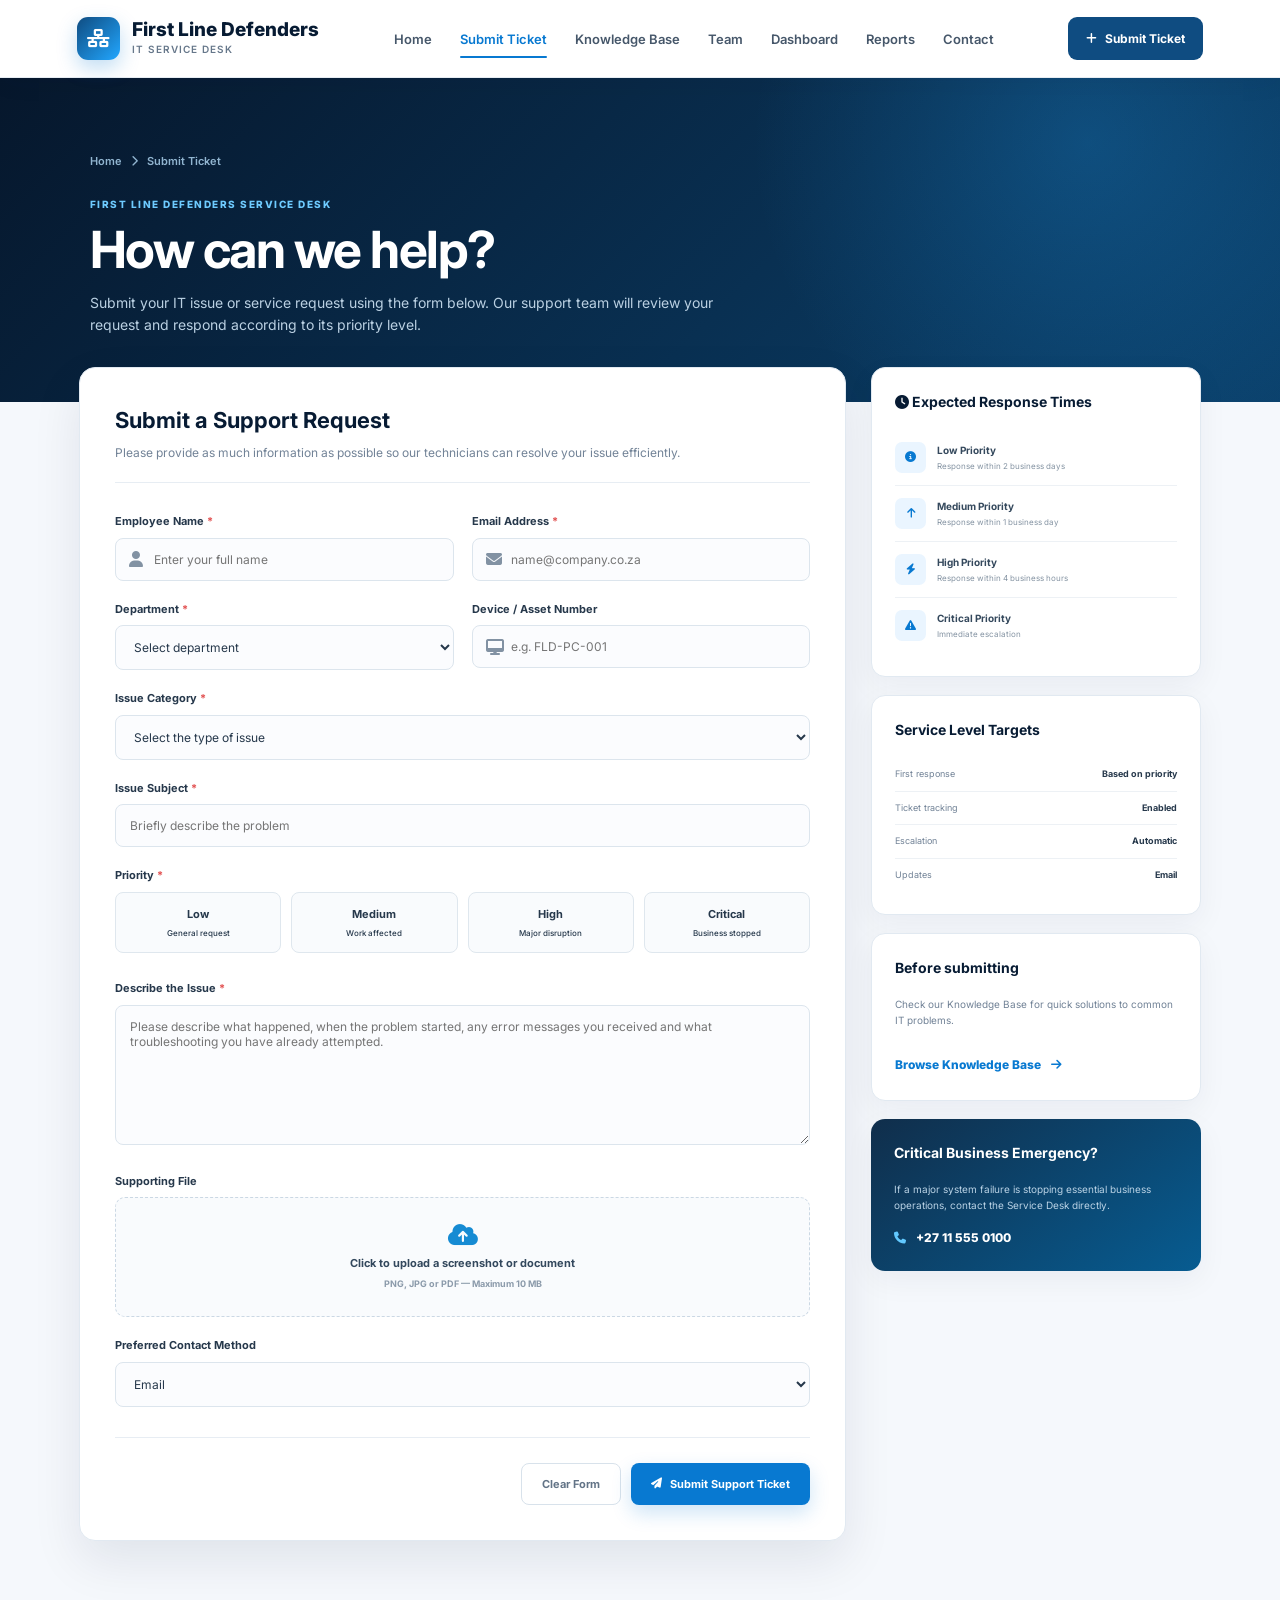
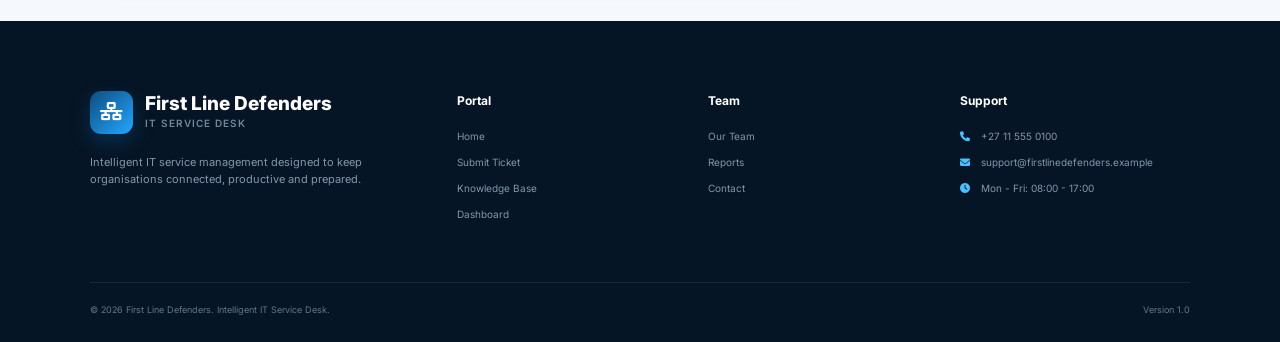
<file: pages/tickets.html>
<!DOCTYPE html>
<html lang="en">

<head>

    <meta charset="UTF-8">
    <meta name="viewport" content="width=device-width, initial-scale=1.0">

    <title>Submit Ticket | First Line Defenders</title>

    <link rel="preconnect" href="https://fonts.googleapis.com">
    <link rel="preconnect" href="https://fonts.gstatic.com" crossorigin>

    <link href="https://fonts.googleapis.com/css2?family=Inter:wght@400;500;600;700;800&display=swap"
        rel="stylesheet">

    <link rel="stylesheet"
        href="https://cdnjs.cloudflare.com/ajax/libs/font-awesome/6.6.0/css/all.min.css">

   <link rel="stylesheet" href="../css/style.css">

    <style>

        /* =========================================
           TICKET PAGE
        ========================================= */

        .ticket-page {
            min-height: 100vh;
            background: #f5f8fc;
        }

        .ticket-hero {
            padding: 75px 7% 65px;

            color: white;

            background:
                radial-gradient(
                    circle at 85% 20%,
                    rgba(34, 167, 255, 0.22),
                    transparent 30%
                ),
                linear-gradient(
                    135deg,
                    #06172c,
                    #0b416c
                );
        }

        .ticket-hero-content {
            max-width: 1250px;
            margin: auto;
        }

        .breadcrumb {
            display: flex;
            align-items: center;
            gap: 9px;

            margin-bottom: 25px;

            color: #91b5d0;

            font-size: 11px;
            font-weight: 600;
        }

        .breadcrumb a:hover {
            color: white;
        }

        .ticket-hero h1 {
            margin-bottom: 15px;

            font-size: clamp(35px, 4vw, 55px);
            line-height: 1.1;

            letter-spacing: -1.5px;
        }

        .ticket-hero p {
            max-width: 650px;

            color: #bad0e2;

            font-size: 14px;
        }


        /* =========================================
           TICKET CONTENT
        ========================================= */

        .ticket-container {
            max-width: 1250px;

            margin: -35px auto 80px;

            padding: 0 5%;

            position: relative;
            z-index: 5;
        }

        .ticket-layout {
            display: grid;

            grid-template-columns: 1fr 330px;

            gap: 25px;
        }

        .ticket-form-card {
            padding: 35px;

            background: white;

            border: 1px solid #e1e9f1;

            border-radius: 16px;

            box-shadow: 0 20px 50px rgba(7, 27, 51, 0.09);
        }

        .form-header {
            margin-bottom: 30px;

            padding-bottom: 20px;

            border-bottom: 1px solid #e7edf3;
        }

        .form-header h2 {
            margin-bottom: 5px;

            color: #071b33;

            font-size: 22px;
        }

        .form-header p {
            color: #728397;

            font-size: 12px;
        }


        /* =========================================
           FORM
        ========================================= */

        .form-row {
            display: grid;

            grid-template-columns: 1fr 1fr;

            gap: 18px;

            margin-bottom: 20px;
        }

        .form-group {
            margin-bottom: 20px;
        }

        .form-row .form-group {
            margin-bottom: 0;
        }

        .form-group label {
            display: block;

            margin-bottom: 7px;

            color: #26384b;

            font-size: 11px;
            font-weight: 700;
        }

        .required {
            color: #e25353;
        }

        .form-control {
            width: 100%;

            padding: 13px 14px;

            color: #26384b;

            background: #fbfcfe;

            border: 1px solid #dce5ed;

            border-radius: 8px;

            outline: none;

            font-family: inherit;
            font-size: 12px;

            transition: 0.2s ease;
        }

        .form-control:focus {
            background: white;

            border-color: #1594e3;

            box-shadow: 0 0 0 3px rgba(21, 148, 227, 0.08);
        }

        textarea.form-control {
            min-height: 140px;

            resize: vertical;
        }

        select.form-control {
            cursor: pointer;
        }

        .input-icon {
            position: relative;
        }

        .input-icon i {
            position: absolute;

            top: 50%;
            left: 14px;

            color: #8292a3;

            transform: translateY(-50%);

            pointer-events: none;
        }

        .input-icon .form-control {
            padding-left: 38px;
        }


        /* =========================================
           PRIORITY
        ========================================= */

        .priority-options {
            display: grid;

            grid-template-columns: repeat(4, 1fr);

            gap: 10px;
        }

        .priority-option {
            position: relative;
        }

        .priority-option input {
            position: absolute;

            opacity: 0;
        }

        .priority-label {
            display: block;

            padding: 13px 8px;

            text-align: center;

            color: #66778a;

            background: #f9fbfd;

            border: 1px solid #dfe7ee;

            border-radius: 8px;

            cursor: pointer;

            font-size: 10px;
            font-weight: 700;

            transition: 0.2s ease;
        }

        .priority-label:hover {
            border-color: #aac8dd;
        }

        .priority-option input:checked + .priority-label {
            color: #0879d1;

            background: #eaf5ff;

            border-color: #0879d1;
        }

        .priority-description {
            display: block;

            margin-top: 3px;

            font-size: 8px;
            font-weight: 500;
        }


        /* =========================================
           ATTACHMENT
        ========================================= */

        .upload-area {
            padding: 25px;

            text-align: center;

            background: #f9fbfd;

            border: 1.5px dashed #cbd8e4;

            border-radius: 10px;

            cursor: pointer;

            transition: 0.2s ease;
        }

        .upload-area:hover {
            background: #f1f8fe;

            border-color: #2ca8f0;
        }

        .upload-area i {
            margin-bottom: 8px;

            color: #168bd3;

            font-size: 24px;
        }

        .upload-area strong {
            display: block;

            color: #33485d;

            font-size: 11px;
        }

        .upload-area span {
            display: block;

            margin-top: 4px;

            color: #8b9aaa;

            font-size: 9px;
        }

        .upload-area input {
            display: none;
        }


        /* =========================================
           FORM FOOTER
        ========================================= */

        .form-actions {
            display: flex;

            justify-content: flex-end;

            gap: 10px;

            margin-top: 30px;

            padding-top: 25px;

            border-top: 1px solid #e7edf3;
        }

        .reset-button,
        .submit-ticket-button {
            padding: 13px 20px;

            border-radius: 8px;

            font-family: inherit;

            font-size: 11px;
            font-weight: 700;

            cursor: pointer;

            transition: 0.25s ease;
        }

        .reset-button {
            color: #637487;

            background: white;

            border: 1px solid #d8e2eb;
        }

        .reset-button:hover {
            background: #f5f8fb;
        }

        .submit-ticket-button {
            display: inline-flex;

            align-items: center;

            gap: 8px;

            color: white;

            background: #0879d1;

            border: none;

            box-shadow: 0 8px 20px rgba(8, 121, 209, 0.2);
        }

        .submit-ticket-button:hover {
            background: #075f9f;

            transform: translateY(-2px);
        }


        /* =========================================
           SIDEBAR
        ========================================= */

        .ticket-sidebar {
            display: flex;

            flex-direction: column;

            gap: 18px;
        }

        .sidebar-card {
            padding: 23px;

            background: white;

            border: 1px solid #e1e9f1;

            border-radius: 14px;

            box-shadow: 0 10px 30px rgba(7, 27, 51, 0.05);
        }

        .sidebar-card h3 {
            margin-bottom: 17px;

            color: #071b33;

            font-size: 14px;
        }

        .response-item {
            display: flex;

            align-items: flex-start;

            gap: 11px;

            padding: 12px 0;

            border-bottom: 1px solid #edf1f5;
        }

        .response-item:last-child {
            border-bottom: none;
        }

        .response-icon {
            width: 31px;
            height: 31px;

            display: grid;

            place-items: center;

            flex-shrink: 0;

            color: #0879d1;

            background: #eaf5ff;

            border-radius: 7px;

            font-size: 11px;
        }

        .response-item strong {
            display: block;

            color: #35495d;

            font-size: 10px;
        }

        .response-item span {
            display: block;

            margin-top: 2px;

            color: #8493a2;

            font-size: 8px;
        }

        .sla-table {
            width: 100%;

            border-collapse: collapse;
        }

        .sla-table td {
            padding: 9px 0;

            color: #718296;

            border-bottom: 1px solid #edf1f5;

            font-size: 9px;
        }

        .sla-table td:last-child {
            color: #26384b;

            text-align: right;

            font-weight: 700;
        }

        .sla-table tr:last-child td {
            border-bottom: none;
        }

        .emergency-card {
            color: white;

            background:
                linear-gradient(
                    145deg,
                    #102e4b,
                    #075c91
                );

            border: none;
        }

        .emergency-card h3 {
            color: white;
        }

        .emergency-card p {
            margin-bottom: 15px;

            color: #b9d2e5;

            font-size: 10px;
        }

        .emergency-contact {
            display: flex;

            align-items: center;

            gap: 10px;

            color: white;

            font-size: 12px;
            font-weight: 800;
        }

        .emergency-contact i {
            color: #62c9ff;
        }


        /* =========================================
           SUCCESS MESSAGE
        ========================================= */

        .ticket-success {
            display: none;

            padding: 35px;

            text-align: center;

            background: white;

            border: 1px solid #ccefe1;

            border-radius: 16px;

            box-shadow: 0 20px 50px rgba(7, 27, 51, 0.08);
        }

        .ticket-success.show {
            display: block;
        }

        .success-icon {
            width: 65px;
            height: 65px;

            display: grid;

            place-items: center;

            margin: 0 auto 18px;

            color: #16a673;

            background: #e7faf2;

            border-radius: 50%;

            font-size: 27px;
        }

        .ticket-success h2 {
            margin-bottom: 7px;

            color: #071b33;

            font-size: 24px;
        }

        .ticket-success p {
            color: #718296;

            font-size: 12px;
        }

        .ticket-reference {
            display: inline-block;

            margin: 20px 0;

            padding: 12px 20px;

            color: #0879d1;

            background: #eaf5ff;

            border-radius: 8px;

            font-size: 16px;
            font-weight: 800;

            letter-spacing: 1px;
        }


        /* =========================================
           RESPONSIVE
        ========================================= */

        @media (max-width: 950px) {

            .ticket-layout {
                grid-template-columns: 1fr;
            }

            .ticket-sidebar {
                display: grid;

                grid-template-columns: 1fr 1fr;
            }

            .emergency-card {
                grid-column: span 2;
            }

        }


        @media (max-width: 650px) {

            .ticket-hero {
                padding: 55px 6%;
            }

            .ticket-container {
                padding: 0 4%;
            }

            .ticket-form-card {
                padding: 23px;
            }

            .form-row {
                grid-template-columns: 1fr;
            }

            .priority-options {
                grid-template-columns: 1fr 1fr;
            }

            .ticket-sidebar {
                display: flex;
            }

            .emergency-card {
                grid-column: auto;
            }

            .form-actions {
                flex-direction: column-reverse;
            }

            .reset-button,
            .submit-ticket-button {
                width: 100%;
            }

        }

    </style>

</head>


<body>


<!-- =========================================
     HEADER
========================================= -->

<header class="site-header">

    <nav class="navbar">

        <a href="../index.html" class="brand">

            <div class="brand-icon">
                <i class="fa-solid fa-network-wired"></i>
            </div>

            <div>
                <span class="brand-name">First Line Defenders</span>
                <span class="brand-subtitle">IT Service Desk</span>
            </div>

        </a>


        <button class="mobile-menu-btn" id="mobileMenuBtn">
            <i class="fa-solid fa-bars"></i>
        </button>


        <ul class="nav-links" id="navLinks">

            <li>
                <a href="../index.html">Home</a>
            </li>

            <li>
                <a href="tickets.html" class="active">Submit Ticket</a>
            </li>

            <li>
                <a href="knowledgebase.html">Knowledge Base</a>
            </li>

            <li>
                <a href="team.html">Team</a>
            </li>

            <li>
                <a href="dashboard.html">Dashboard</a>
            </li>

            <li>
                <a href="reports.html">Reports</a>
            </li>

            <li>
                <a href="contact.html">Contact</a>
            </li>

        </ul>


        <a href="tickets.html" class="nav-button">

            <i class="fa-solid fa-plus"></i>

            Submit Ticket

        </a>

    </nav>

</header>


<main class="ticket-page">


<!-- =========================================
     HERO
========================================= -->

<section class="ticket-hero">

    <div class="ticket-hero-content">

        <div class="breadcrumb">

            <a href="../index.html">Home</a>

            <i class="fa-solid fa-chevron-right"></i>

            <span>Submit Ticket</span>

        </div>


        <span class="section-label light">
            FIRST LINE DEFENDERS SERVICE DESK
        </span>


        <h1>
            How can we help?
        </h1>


        <p>
            Submit your IT issue or service request using the form below.
            Our support team will review your request and respond according
            to its priority level.
        </p>

    </div>

</section>


<!-- =========================================
     TICKET CONTAINER
========================================= -->

<section class="ticket-container">

    <div class="ticket-layout">


        <!-- =====================================
             FORM
        ====================================== -->

        <div>

            <form class="ticket-form-card" id="ticketForm">

                <div class="form-header">

                    <h2>
                        Submit a Support Request
                    </h2>

                    <p>
                        Please provide as much information as possible so our
                        technicians can resolve your issue efficiently.
                    </p>

                </div>


                <!-- PERSONAL INFORMATION -->

                <div class="form-row">

                    <div class="form-group">

                        <label for="employeeName">
                            Employee Name <span class="required">*</span>
                        </label>

                        <div class="input-icon">

                            <i class="fa-solid fa-user"></i>

                            <input
                                type="text"
                                id="employeeName"
                                class="form-control"
                                placeholder="Enter your full name"
                                required
                            >

                        </div>

                    </div>


                    <div class="form-group">

                        <label for="employeeEmail">
                            Email Address <span class="required">*</span>
                        </label>

                        <div class="input-icon">

                            <i class="fa-solid fa-envelope"></i>

                            <input
                                type="email"
                                id="employeeEmail"
                                class="form-control"
                                placeholder="name@company.co.za"
                                required
                            >

                        </div>

                    </div>

                </div>


                <!-- DEPARTMENT / ASSET -->

                <div class="form-row">

                    <div class="form-group">

                        <label for="department">
                            Department <span class="required">*</span>
                        </label>

                        <select
                            id="department"
                            class="form-control"
                            required
                        >

                            <option value="">
                                Select department
                            </option>

                            <option>Administration</option>
                            <option>Finance</option>
                            <option>Human Resources</option>
                            <option>Information Technology</option>
                            <option>Marketing</option>
                            <option>Operations</option>
                            <option>Sales</option>
                            <option>Other</option>

                        </select>

                    </div>


                    <div class="form-group">

                        <label for="assetNumber">
                            Device / Asset Number
                        </label>

                        <div class="input-icon">

                            <i class="fa-solid fa-desktop"></i>

                            <input
                                type="text"
                                id="assetNumber"
                                class="form-control"
                                placeholder="e.g. FLD-PC-001"
                            >

                        </div>

                    </div>

                </div>


                <!-- ISSUE CATEGORY -->

                <div class="form-group">

                    <label for="category">
                        Issue Category <span class="required">*</span>
                    </label>

                    <select
                        id="category"
                        class="form-control"
                        required
                    >

                        <option value="">
                            Select the type of issue
                        </option>

                        <option>Hardware</option>
                        <option>Software</option>
                        <option>Network / Internet</option>
                        <option>Email / Communication</option>
                        <option>Printer / Scanner</option>
                        <option>Account / Password</option>
                        <option>Security</option>
                        <option>System Performance</option>
                        <option>Other</option>

                    </select>

                </div>


                <!-- SUBJECT -->

                <div class="form-group">

                    <label for="subject">
                        Issue Subject <span class="required">*</span>
                    </label>

                    <input
                        type="text"
                        id="subject"
                        class="form-control"
                        placeholder="Briefly describe the problem"
                        required
                    >

                </div>


                <!-- PRIORITY -->

                <div class="form-group">

                    <label>
                        Priority <span class="required">*</span>
                    </label>


                    <div class="priority-options">


                        <div class="priority-option">

                            <input
                                type="radio"
                                name="priority"
                                id="low"
                                value="Low"
                                required
                            >

                            <label
                                for="low"
                                class="priority-label"
                            >

                                Low

                                <span class="priority-description">
                                    General request
                                </span>

                            </label>

                        </div>


                        <div class="priority-option">

                            <input
                                type="radio"
                                name="priority"
                                id="medium"
                                value="Medium"
                            >

                            <label
                                for="medium"
                                class="priority-label"
                            >

                                Medium

                                <span class="priority-description">
                                    Work affected
                                </span>

                            </label>

                        </div>


                        <div class="priority-option">

                            <input
                                type="radio"
                                name="priority"
                                id="high"
                                value="High"
                            >

                            <label
                                for="high"
                                class="priority-label"
                            >

                                High

                                <span class="priority-description">
                                    Major disruption
                                </span>

                            </label>

                        </div>


                        <div class="priority-option">

                            <input
                                type="radio"
                                name="priority"
                                id="critical"
                                value="Critical"
                            >

                            <label
                                for="critical"
                                class="priority-label"
                            >

                                Critical

                                <span class="priority-description">
                                    Business stopped
                                </span>

                            </label>

                        </div>

                    </div>

                </div>


                <!-- DESCRIPTION -->

                <div class="form-group">

                    <label for="description">
                        Describe the Issue <span class="required">*</span>
                    </label>

                    <textarea
                        id="description"
                        class="form-control"
                        placeholder="Please describe what happened, when the problem started, any error messages you received and what troubleshooting you have already attempted."
                        required
                    ></textarea>

                </div>


                <!-- ATTACHMENT -->

                <div class="form-group">

                    <label>
                        Supporting File
                    </label>

                    <label
                        class="upload-area"
                        for="attachment"
                    >

                        <i class="fa-solid fa-cloud-arrow-up"></i>

                        <strong>
                            Click to upload a screenshot or document
                        </strong>

                        <span>
                            PNG, JPG or PDF — Maximum 10 MB
                        </span>

                        <input
                            type="file"
                            id="attachment"
                            accept=".png,.jpg,.jpeg,.pdf"
                        >

                    </label>

                </div>


                <!-- CONTACT METHOD -->

                <div class="form-group">

                    <label for="contactMethod">
                        Preferred Contact Method
                    </label>

                    <select
                        id="contactMethod"
                        class="form-control"
                    >

                        <option>Email</option>
                        <option>Phone</option>
                        <option>Microsoft Teams</option>

                    </select>

                </div>


                <!-- ACTIONS -->

                <div class="form-actions">

                    <button
                        type="reset"
                        class="reset-button"
                    >

                        Clear Form

                    </button>


                    <button
                        type="submit"
                        class="submit-ticket-button"
                    >

                        <i class="fa-solid fa-paper-plane"></i>

                        Submit Support Ticket

                    </button>

                </div>

            </form>


            <!-- =====================================
                 SUCCESS MESSAGE
            ====================================== -->

            <div
                class="ticket-success"
                id="ticketSuccess"
            >

                <div class="success-icon">

                    <i class="fa-solid fa-check"></i>

                </div>


                <h2>
                    Ticket Submitted Successfully
                </h2>


                <p>
                    Your support request has been received by the
                    First Line Defenders Service Desk.
                </p>


                <div
                    class="ticket-reference"
                    id="ticketReference"
                >
                    FLD-000000
                </div>


                <p>
                    Please keep this reference number for future enquiries.
                    Our support team will respond according to the priority
                    level selected.
                </p>


                <br>


                <button
                    class="primary-button"
                    onclick="location.reload()"
                >
                    Submit Another Ticket
                </button>

            </div>

        </div>


        <!-- =====================================
             SIDEBAR
        ====================================== -->

        <aside class="ticket-sidebar">


            <!-- RESPONSE TIMES -->

            <div class="sidebar-card">

                <h3>
                    <i class="fa-solid fa-clock"></i>
                    Expected Response Times
                </h3>


                <div class="response-item">

                    <div class="response-icon">
                        <i class="fa-solid fa-circle-info"></i>
                    </div>

                    <div>

                        <strong>Low Priority</strong>

                        <span>
                            Response within 2 business days
                        </span>

                    </div>

                </div>


                <div class="response-item">

                    <div class="response-icon">
                        <i class="fa-solid fa-arrow-up"></i>
                    </div>

                    <div>

                        <strong>Medium Priority</strong>

                        <span>
                            Response within 1 business day
                        </span>

                    </div>

                </div>


                <div class="response-item">

                    <div class="response-icon">
                        <i class="fa-solid fa-bolt"></i>
                    </div>

                    <div>

                        <strong>High Priority</strong>

                        <span>
                            Response within 4 business hours
                        </span>

                    </div>

                </div>


                <div class="response-item">

                    <div class="response-icon">
                        <i class="fa-solid fa-triangle-exclamation"></i>
                    </div>

                    <div>

                        <strong>Critical Priority</strong>

                        <span>
                            Immediate escalation
                        </span>

                    </div>

                </div>

            </div>


            <!-- SLA -->

            <div class="sidebar-card">

                <h3>
                    Service Level Targets
                </h3>


                <table class="sla-table">

                    <tr>
                        <td>First response</td>
                        <td>Based on priority</td>
                    </tr>

                    <tr>
                        <td>Ticket tracking</td>
                        <td>Enabled</td>
                    </tr>

                    <tr>
                        <td>Escalation</td>
                        <td>Automatic</td>
                    </tr>

                    <tr>
                        <td>Updates</td>
                        <td>Email</td>
                    </tr>

                </table>

            </div>


            <!-- KNOWLEDGE BASE -->

            <div class="sidebar-card">

                <h3>
                    Before submitting
                </h3>

                <p style="
                    color:#718296;
                    font-size:10px;
                    margin-bottom:15px;
                ">

                    Check our Knowledge Base for quick solutions to
                    common IT problems.

                </p>

                <a
                    href="knowledgebase.html"
                    class="text-link"
                >

                    Browse Knowledge Base

                    <i class="fa-solid fa-arrow-right"></i>

                </a>

            </div>


            <!-- EMERGENCY -->

            <div class="sidebar-card emergency-card">

                <h3>
                    Critical Business Emergency?
                </h3>

                <p>
                    If a major system failure is stopping essential
                    business operations, contact the Service Desk
                    directly.
                </p>

                <div class="emergency-contact">

                    <i class="fa-solid fa-phone"></i>

                    +27 11 555 0100

                </div>

            </div>

        </aside>

    </div>

</section>

</main>


<!-- =========================================
     FOOTER
========================================= -->

<footer class="footer">

    <div class="footer-grid">

        <div class="footer-brand">

            <a href="../index.html" class="brand">

                <div class="brand-icon">
                    <i class="fa-solid fa-network-wired"></i>
                </div>

                <div>

                    <span class="brand-name">
                        First Line Defenders
                    </span>

                    <span class="brand-subtitle">
                        IT Service Desk
                    </span>

                </div>

            </a>

            <p>
                Intelligent IT service management designed to keep
                organisations connected, productive and prepared.
            </p>

        </div>


        <div class="footer-column">

            <h4>Portal</h4>

            <a href="../index.html">Home</a>
            <a href="tickets.html">Submit Ticket</a>
            <a href="knowledgebase.html">Knowledge Base</a>
            <a href="dashboard.html">Dashboard</a>

        </div>


        <div class="footer-column">

            <h4>Team</h4>

            <a href="team.html">Our Team</a>
            <a href="reports.html">Reports</a>
            <a href="contact.html">Contact</a>

        </div>


        <div class="footer-column">

            <h4>Support</h4>

            <p>
                <i class="fa-solid fa-phone"></i>
                +27 11 555 0100
            </p>

            <p>
                <i class="fa-solid fa-envelope"></i>
                support@firstlinedefenders.example
            </p>

            <p>
                <i class="fa-solid fa-clock"></i>
                Mon - Fri: 08:00 - 17:00
            </p>

        </div>

    </div>


    <div class="footer-bottom">

        <span>
            © 2026 First Line Defenders.
            Intelligent IT Service Desk.
        </span>

        <span>
            Version 1.0
        </span>

    </div>

</footer>


<script>

    /* =========================================
       TICKET FORM FUNCTIONALITY
    ========================================= */

    const ticketForm = document.getElementById("ticketForm");

    const ticketSuccess = document.getElementById("ticketSuccess");

    const ticketReference = document.getElementById("ticketReference");


    ticketForm.addEventListener("submit", function(event) {

        event.preventDefault();


        /*
            Generate a realistic ticket reference.
            Example: FLD-482731
        */

        const randomNumber = Math.floor(
            100000 + Math.random() * 900000
        );

        const reference = "FLD-" + randomNumber;


        ticketReference.textContent = reference;


        ticketForm.style.display = "none";

        ticketSuccess.classList.add("show");


        window.scrollTo({
            top: 250,
            behavior: "smooth"
        });

    });


    /* =========================================
       FILE UPLOAD DISPLAY
    ========================================= */

    const attachment = document.getElementById("attachment");

    const uploadArea = document.querySelector(".upload-area");


    attachment.addEventListener("change", function() {

        if (attachment.files.length > 0) {

            uploadArea.querySelector("strong").textContent =
                attachment.files[0].name;

            uploadArea.querySelector("span").textContent =
                "File selected successfully";

        }

    });


    /* =========================================
       MOBILE NAVIGATION
    ========================================= */

    const mobileMenuBtn =
        document.getElementById("mobileMenuBtn");

    const navLinks =
        document.getElementById("navLinks");


    if (mobileMenuBtn && navLinks) {

        mobileMenuBtn.addEventListener("click", () => {

            navLinks.classList.toggle("show");

            const icon =
                mobileMenuBtn.querySelector("i");


            if (navLinks.classList.contains("show")) {

                icon.classList.remove("fa-bars");

                icon.classList.add("fa-xmark");

            } else {

                icon.classList.remove("fa-xmark");

                icon.classList.add("fa-bars");

            }

        });

    }

</script>


</body>

</html>
</file>
<file: css/style.css>
/* =========================================================
   NOVATECH SERVICE OPERATIONS PORTAL
   Global Styles
========================================================= */

:root {
    --navy: #071b33;
    --dark-blue: #0f4c81;
    --blue: #0879d1;
    --bright-blue: #22a7ff;
    --light-blue: #eaf5ff;

    --white: #ffffff;
    --background: #f5f8fc;
    --surface: #ffffff;

    --text: #172536;
    --muted: #66778a;
    --border: #e2e9f1;

    --green: #16a673;
    --orange: #f59e0b;
    --purple: #7c5cff;

    --shadow: 0 15px 45px rgba(7, 27, 51, 0.08);
    --shadow-hover: 0 25px 55px rgba(7, 27, 51, 0.14);

    --radius: 18px;
}


/* =========================================================
   RESET
========================================================= */

* {
    margin: 0;
    padding: 0;
    box-sizing: border-box;
}

html {
    scroll-behavior: smooth;
}

body {
    font-family: "Inter", sans-serif;
    background: var(--background);
    color: var(--text);
    line-height: 1.6;
}

a {
    color: inherit;
    text-decoration: none;
}

button {
    font-family: inherit;
}

img {
    max-width: 100%;
}


/* =========================================================
   NAVIGATION
========================================================= */

.site-header {
    position: relative;
    z-index: 1000;
}

.navbar {
    width: 100%;
    min-height: 78px;

    padding: 0 6%;

    display: flex;
    align-items: center;
    justify-content: space-between;

    background: rgba(255, 255, 255, 0.96);

    border-bottom: 1px solid rgba(226, 233, 241, 0.8);

    box-shadow: 0 4px 25px rgba(7, 27, 51, 0.05);
}

.brand {
    display: flex;
    align-items: center;
    gap: 12px;

    min-width: 200px;
}

.brand-icon {
    width: 43px;
    height: 43px;

    display: grid;
    place-items: center;

    color: white;

    background: linear-gradient(
        135deg,
        var(--dark-blue),
        var(--bright-blue)
    );

    border-radius: 11px;

    box-shadow: 0 8px 20px rgba(8, 121, 209, 0.25);
}

.brand-icon i {
    font-size: 18px;
}

.brand-name {
    display: block;

    color: var(--navy);

    font-size: 19px;
    font-weight: 800;

    line-height: 1.1;
}

.brand-subtitle {
    display: block;

    color: var(--muted);

    font-size: 10px;
    font-weight: 600;

    text-transform: uppercase;
    letter-spacing: 1px;
}

.nav-links {
    display: flex;
    align-items: center;
    gap: 28px;

    list-style: none;
}

.nav-links a {
    position: relative;

    color: #46576a;

    font-size: 13px;
    font-weight: 600;

    padding: 29px 0;

    transition: 0.25s ease;
}

.nav-links a:hover,
.nav-links a.active {
    color: var(--blue);
}

.nav-links a.active::after {
    content: "";

    position: absolute;

    bottom: 18px;
    left: 0;

    width: 100%;
    height: 2px;

    background: var(--blue);

    border-radius: 5px;
}

.nav-button {
    display: inline-flex;
    align-items: center;
    gap: 8px;

    padding: 12px 18px;

    color: white;

    background: var(--dark-blue);

    border-radius: 9px;

    font-size: 12px;
    font-weight: 700;

    transition: 0.3s ease;
}

.nav-button:hover {
    background: var(--blue);
    transform: translateY(-2px);
}

.mobile-menu-btn {
    display: none;

    border: none;
    background: transparent;

    color: var(--navy);

    font-size: 24px;

    cursor: pointer;
}


/* =========================================================
   HERO
========================================================= */

.hero {
    position: relative;
    overflow: hidden;

    min-height: 690px;

    display: flex;
    align-items: center;

    padding: 90px 7%;

    color: white;

    background:
        radial-gradient(
            circle at 80% 20%,
            rgba(34, 167, 255, 0.22),
            transparent 30%
        ),
        radial-gradient(
            circle at 20% 80%,
            rgba(8, 121, 209, 0.2),
            transparent 30%
        ),
        linear-gradient(
            135deg,
            #06172c 0%,
            #0b2f55 50%,
            #0b4d80 100%
        );
}

.hero::before {
    content: "";

    position: absolute;

    width: 600px;
    height: 600px;

    right: -200px;
    top: -200px;

    border: 1px solid rgba(255, 255, 255, 0.08);

    border-radius: 50%;
}

.hero::after {
    content: "";

    position: absolute;

    width: 400px;
    height: 400px;

    right: -70px;
    top: -100px;

    border: 1px solid rgba(255, 255, 255, 0.06);

    border-radius: 50%;
}

.hero-grid {
    position: relative;
    z-index: 2;

    width: 100%;
    max-width: 1450px;

    margin: 0 auto;

    display: grid;
    grid-template-columns: 1fr 0.9fr;

    align-items: center;

    gap: 70px;
}

.hero-content {
    max-width: 700px;
}

.status-pill {
    display: inline-flex;
    align-items: center;
    gap: 9px;

    margin-bottom: 24px;
    padding: 8px 14px;

    color: #a9dfff;

    background: rgba(255, 255, 255, 0.07);

    border: 1px solid rgba(255, 255, 255, 0.12);

    border-radius: 50px;

    font-size: 11px;
    font-weight: 700;

    text-transform: uppercase;
    letter-spacing: 0.8px;
}

.status-dot {
    width: 7px;
    height: 7px;

    background: #42e6a4;

    border-radius: 50%;

    box-shadow: 0 0 12px #42e6a4;
}

.hero h1 {
    max-width: 750px;

    margin-bottom: 24px;

    font-size: clamp(44px, 5vw, 72px);
    line-height: 1.04;

    letter-spacing: -2.5px;
}

.hero h1 span {
    display: block;

    color: #59c2ff;
}

.hero-description {
    max-width: 650px;

    margin-bottom: 35px;

    color: #c4d7e9;

    font-size: 16px;
    line-height: 1.8;
}

.hero-buttons {
    display: flex;
    flex-wrap: wrap;
    gap: 13px;

    margin-bottom: 35px;
}

.primary-button,
.secondary-button {
    display: inline-flex;
    align-items: center;
    justify-content: center;
    gap: 9px;

    padding: 14px 21px;

    border-radius: 9px;

    font-size: 12px;
    font-weight: 700;

    transition: 0.3s ease;
}

.primary-button {
    color: white;

    background: var(--blue);

    box-shadow: 0 12px 25px rgba(8, 121, 209, 0.25);
}

.primary-button:hover {
    background: var(--bright-blue);
    transform: translateY(-3px);
}

.secondary-button {
    color: white;

    background: rgba(255, 255, 255, 0.07);

    border: 1px solid rgba(255, 255, 255, 0.2);
}

.secondary-button:hover {
    background: rgba(255, 255, 255, 0.13);

    transform: translateY(-3px);
}

.secondary-button.dark {
    color: var(--navy);

    background: white;

    border: none;
}

.hero-trust {
    display: flex;
    flex-wrap: wrap;
    gap: 20px;
}

.trust-item {
    display: flex;
    align-items: center;
    gap: 8px;

    color: #b8cadb;

    font-size: 11px;
    font-weight: 600;
}

.trust-item i {
    color: #56c4ff;
}


/* =========================================================
   HERO DASHBOARD PREVIEW
========================================================= */

.hero-dashboard {
    animation: floatDashboard 6s ease-in-out infinite;
}

@keyframes floatDashboard {

    0%,
    100% {
        transform: translateY(0);
    }

    50% {
        transform: translateY(-10px);
    }
}

.dashboard-window {
    overflow: hidden;

    background: #f6f9fc;

    border: 1px solid rgba(255, 255, 255, 0.16);

    border-radius: 18px;

    box-shadow: 0 35px 80px rgba(0, 0, 0, 0.35);
}

.window-header {
    height: 45px;

    display: flex;
    align-items: center;
    justify-content: space-between;

    padding: 0 17px;

    color: #718096;

    background: #ffffff;

    border-bottom: 1px solid #e5ebf1;

    font-size: 10px;
    font-weight: 700;
}

.window-controls {
    display: flex;
    gap: 5px;
}

.window-controls span {
    width: 7px;
    height: 7px;

    border-radius: 50%;

    background: #c7d0da;
}

.mini-dashboard {
    padding: 25px;
}

.mini-title {
    display: flex;
    justify-content: space-between;
    align-items: center;

    margin-bottom: 20px;
}

.mini-title small {
    color: #7a8999;

    font-size: 8px;
    font-weight: 800;

    letter-spacing: 1.2px;
}

.mini-title h3 {
    margin-top: 3px;

    color: var(--navy);

    font-size: 16px;
}

.live-badge {
    display: flex;
    align-items: center;
    gap: 5px;

    padding: 5px 8px;

    color: #15996a;

    background: #e8faf3;

    border-radius: 5px;

    font-size: 8px;
    font-weight: 800;
}

.live-badge span {
    width: 5px;
    height: 5px;

    background: #16a673;

    border-radius: 50%;
}

.mini-stats {
    display: grid;
    grid-template-columns: 1fr 1fr;

    gap: 10px;

    margin-bottom: 12px;
}

.mini-card {
    padding: 15px;

    background: white;

    border: 1px solid #e6edf3;

    border-radius: 10px;
}

.mini-card span {
    display: block;

    color: #8190a0;

    font-size: 9px;
    font-weight: 600;
}

.mini-card strong {
    display: inline-block;

    margin: 4px 7px 0 0;

    color: var(--navy);

    font-size: 22px;
}

.mini-card small {
    font-size: 8px;
    font-weight: 700;
}

.positive {
    color: var(--green);
}

.negative {
    color: #e25858;
}

.health-panel {
    padding: 15px;

    margin-bottom: 12px;

    background: white;

    border: 1px solid #e6edf3;

    border-radius: 10px;
}

.health-header {
    display: flex;
    justify-content: space-between;

    margin-bottom: 10px;

    color: #617284;

    font-size: 9px;
    font-weight: 600;
}

.health-header strong {
    color: var(--blue);

    font-size: 14px;
}

.health-bar {
    height: 8px;

    overflow: hidden;

    background: #e8eef4;

    border-radius: 20px;
}

.health-progress {
    width: 74%;
    height: 100%;

    background: linear-gradient(
        90deg,
        #f59e0b,
        #18b879
    );

    border-radius: 20px;
}

.health-labels {
    display: flex;
    justify-content: space-between;

    margin-top: 6px;

    color: #9aa7b4;

    font-size: 7px;
}

.mini-alert {
    display: flex;
    align-items: center;
    gap: 10px;

    padding: 12px;

    background: #fff9ed;

    border: 1px solid #f8e6ba;

    border-radius: 9px;

    color: #7b6332;
}

.alert-icon {
    width: 28px;
    height: 28px;

    display: grid;
    place-items: center;

    color: #d68a00;

    background: #fff0c9;

    border-radius: 7px;
}

.mini-alert div:nth-child(2) {
    flex: 1;
}

.mini-alert strong,
.mini-alert small {
    display: block;
}

.mini-alert strong {
    font-size: 9px;
}

.mini-alert small {
    margin-top: 2px;

    font-size: 7px;
}


/* =========================================================
   GENERIC SECTIONS
========================================================= */

.quick-section,
.mission-section,
.services-section,
.cta-section {
    padding: 100px 7%;
}

.section-heading {
    display: flex;
    justify-content: space-between;
    align-items: end;

    margin-bottom: 42px;
}

.section-heading > p {
    max-width: 450px;

    color: var(--muted);

    font-size: 14px;
}

.section-heading.centered {
    display: block;

    text-align: center;
}

.section-heading.centered > p {
    margin: 15px auto 0;
}

.section-label {
    display: block;

    margin-bottom: 9px;

    color: var(--blue);

    font-size: 10px;
    font-weight: 800;

    text-transform: uppercase;
    letter-spacing: 1.5px;
}

.section-label.light {
    color: #6ecbff;
}

.section-heading h2,
.mission-content h2 {
    color: var(--navy);

    font-size: clamp(30px, 3vw, 45px);

    line-height: 1.15;

    letter-spacing: -1.5px;
}


/* =========================================================
   QUICK ACCESS
========================================================= */

.quick-grid {
    display: grid;
    grid-template-columns: repeat(4, 1fr);

    gap: 18px;
}

.quick-card {
    position: relative;

    display: flex;
    align-items: center;
    gap: 15px;

    padding: 23px;

    background: white;

    border: 1px solid var(--border);

    border-radius: 14px;

    box-shadow: var(--shadow);

    transition: 0.3s ease;
}

.quick-card:hover {
    transform: translateY(-6px);

    border-color: #c8e4f8;

    box-shadow: var(--shadow-hover);
}

.quick-icon {
    flex: 0 0 auto;

    width: 48px;
    height: 48px;

    display: grid;
    place-items: center;

    border-radius: 12px;

    font-size: 18px;
}

.quick-icon.blue {
    color: var(--blue);
    background: #e8f4ff;
}

.quick-icon.purple {
    color: var(--purple);
    background: #f0ecff;
}

.quick-icon.green {
    color: var(--green);
    background: #e8faf3;
}

.quick-icon.orange {
    color: var(--orange);
    background: #fff5df;
}

.quick-card h3 {
    margin-bottom: 3px;

    color: var(--navy);

    font-size: 13px;
}

.quick-card p {
    color: var(--muted);

    font-size: 10px;

    line-height: 1.5;
}

.card-arrow {
    margin-left: auto;

    color: #b1bfcc;

    font-size: 11px;

    transition: 0.3s;
}

.quick-card:hover .card-arrow {
    color: var(--blue);
    transform: translateX(4px);
}


/* =========================================================
   MISSION
========================================================= */

.mission-section {
    background: #edf4fa;
}

.mission-grid {
    max-width: 1250px;

    margin: auto;

    display: grid;
    grid-template-columns: 1fr 1fr;

    align-items: center;

    gap: 90px;
}

.mission-content h2 {
    margin-bottom: 25px;
}

.mission-content h2 span {
    color: var(--blue);
}

.mission-content p {
    margin-bottom: 17px;

    color: var(--muted);

    font-size: 14px;
}

.text-link {
    display: inline-flex;
    align-items: center;
    gap: 10px;

    margin-top: 12px;

    color: var(--blue);

    font-size: 12px;
    font-weight: 800;
}

.text-link:hover i {
    transform: translateX(5px);
}

.text-link i {
    transition: 0.3s;
}


/* =========================================================
   NETWORK VISUAL
========================================================= */

.network-card {
    padding: 25px;

    background: white;

    border: 1px solid var(--border);

    border-radius: 18px;

    box-shadow: var(--shadow);
}

.network-header {
    display: flex;
    justify-content: space-between;

    color: #718096;

    font-size: 9px;
    font-weight: 800;

    letter-spacing: 1px;
}

.online {
    display: flex;
    align-items: center;
    gap: 5px;

    color: var(--green);

    letter-spacing: 0;
}

.online span {
    width: 6px;
    height: 6px;

    background: var(--green);

    border-radius: 50%;
}

.network-map {
    position: relative;

    height: 280px;

    margin: 20px 0;
}

.network-node {
    position: absolute;

    width: 48px;
    height: 48px;

    display: grid;
    place-items: center;

    color: white;

    background: var(--dark-blue);

    border: 5px solid white;

    border-radius: 50%;

    box-shadow: 0 8px 20px rgba(15, 76, 129, 0.25);

    z-index: 2;
}

.network-node.main-node {
    top: 105px;
    left: calc(50% - 24px);

    width: 58px;
    height: 58px;

    background: linear-gradient(
        135deg,
        var(--dark-blue),
        var(--blue)
    );

    font-size: 18px;
}

.node-one {
    top: 30px;
    left: 15%;
}

.node-two {
    top: 30px;
    right: 15%;

    background: var(--green);
}

.node-three {
    bottom: 25px;
    left: 15%;

    background: var(--orange);
}

.node-four {
    bottom: 25px;
    right: 15%;

    background: var(--purple);
}

.network-line {
    position: absolute;

    height: 2px;

    background: #dce8f2;

    transform-origin: left center;

    z-index: 1;
}

.line-one {
    width: 155px;

    top: 110px;
    left: 25%;

    transform: rotate(25deg);
}

.line-two {
    width: 155px;

    top: 110px;
    left: 53%;

    transform: rotate(-25deg);
}

.line-three {
    width: 155px;

    top: 150px;
    left: 25%;

    transform: rotate(-25deg);
}

.line-four {
    width: 155px;

    top: 150px;
    left: 53%;

    transform: rotate(25deg);
}

.network-footer {
    display: grid;
    grid-template-columns: repeat(3, 1fr);

    padding-top: 20px;

    border-top: 1px solid var(--border);

    text-align: center;
}

.network-footer strong,
.network-footer span {
    display: block;
}

.network-footer strong {
    color: var(--navy);

    font-size: 17px;
}

.network-footer span {
    margin-top: 3px;

    color: var(--muted);

    font-size: 8px;
}


/* =========================================================
   SERVICES
========================================================= */

.services-grid {
    max-width: 1250px;

    margin: auto;

    display: grid;
    grid-template-columns: repeat(4, 1fr);

    gap: 20px;
}

.service-card {
    position: relative;

    min-height: 300px;

    padding: 30px;

    background: white;

    border: 1px solid var(--border);

    border-radius: 16px;

    box-shadow: var(--shadow);

    transition: 0.3s ease;
}

.service-card:hover {
    transform: translateY(-7px);

    box-shadow: var(--shadow-hover);
}

.service-card > i {
    display: block;

    margin: 35px 0 20px;

    color: var(--blue);

    font-size: 30px;
}

.service-card h3 {
    margin-bottom: 10px;

    color: var(--navy);

    font-size: 17px;
}

.service-card p {
    color: var(--muted);

    font-size: 12px;
}

.service-number {
    color: #a7b7c7;

    font-size: 10px;
    font-weight: 800;
}

.service-card.featured {
    overflow: hidden;

    color: white;

    background:
        radial-gradient(
            circle at 90% 10%,
            rgba(80, 196, 255, 0.3),
            transparent 35%
        ),
        linear-gradient(
            145deg,
            #092b4d,
            #075b91
        );

    border: none;
}

.service-card.featured > i,
.service-card.featured h3 {
    color: white;
}

.service-card.featured p {
    color: #bcd5e7;
}

.service-card.featured .service-number {
    color: #72b9df;
}

.featured-badge {
    position: absolute;

    top: 25px;
    right: 25px;

    padding: 5px 8px;

    color: #a8e0ff;

    background: rgba(255, 255, 255, 0.1);

    border-radius: 5px;

    font-size: 7px;
    font-weight: 800;

    letter-spacing: 0.8px;
}

.service-card.featured a {
    display: inline-flex;
    align-items: center;
    gap: 8px;

    margin-top: 20px;

    color: #64c9ff;

    font-size: 10px;
    font-weight: 800;
}


/* =========================================================
   IMPACT
========================================================= */

.impact-section {
    display: grid;
    grid-template-columns: 0.9fr 1.1fr;

    gap: 70px;

    padding: 90px 8%;

    color: white;

    background:
        radial-gradient(
            circle at 90% 50%,
            rgba(34, 167, 255, 0.18),
            transparent 30%
        ),
        var(--navy);
}

.impact-content h2 {
    margin-bottom: 20px;

    color: white;

    font-size: clamp(32px, 4vw, 52px);

    line-height: 1.1;

    letter-spacing: -1.5px;
}

.impact-content h2 span {
    color: #59c2ff;
}

.impact-content p {
    max-width: 500px;

    color: #a9bfd2;

    font-size: 14px;
}

.impact-stats {
    display: grid;
    grid-template-columns: 1fr 1fr;

    gap: 25px;
}

.impact-stat {
    padding: 20px;

    background: rgba(255, 255, 255, 0.045);

    border: 1px solid rgba(255, 255, 255, 0.09);

    border-radius: 13px;
}

.impact-stat strong {
    display: block;

    color: #5ec7ff;

    font-size: 36px;

    line-height: 1;
}

.impact-stat span {
    display: block;

    margin-top: 10px;

    color: #9eb5c9;

    font-size: 10px;
}


/* =========================================================
   CTA
========================================================= */

.cta-box {
    max-width: 1200px;

    margin: auto;

    display: flex;
    justify-content: space-between;
    align-items: center;

    gap: 40px;

    padding: 50px;

    background:
        linear-gradient(
            135deg,
            #edf7ff,
            #f7fbff
        );

    border: 1px solid #d8ebfa;

    border-radius: 20px;
}

.cta-box h2 {
    margin-bottom: 8px;

    color: var(--navy);

    font-size: 30px;
}

.cta-box p {
    color: var(--muted);

    font-size: 13px;
}

.cta-buttons {
    display: flex;
    gap: 10px;

    flex-shrink: 0;
}


/* =========================================================
   FOOTER
========================================================= */

.footer {
    padding: 70px 7% 25px;

    color: #a5b8c9;

    background: #061525;
}

.footer-grid {
    max-width: 1300px;

    margin: auto;

    display: grid;
    grid-template-columns: 1.6fr 1fr 1fr 1.2fr;

    gap: 60px;
}

.footer .brand-name {
    color: white;
}

.footer .brand-subtitle {
    color: #71879b;
}

.footer-brand > p {
    max-width: 350px;

    margin-top: 20px;

    color: #8298ab;

    font-size: 11px;
}

.footer-column h4 {
    margin-bottom: 18px;

    color: white;

    font-size: 12px;
}

.footer-column a,
.footer-column p {
    display: block;

    margin-bottom: 10px;

    color: #8197aa;

    font-size: 10px;
}

.footer-column a:hover {
    color: #55c5ff;
}

.footer-column p i {
    width: 18px;

    color: #4bbfff;
}

.footer-bottom {
    max-width: 1300px;

    margin: 50px auto 0;

    padding-top: 20px;

    display: flex;
    justify-content: space-between;

    border-top: 1px solid rgba(255, 255, 255, 0.08);

    color: #60788c;

    font-size: 9px;
}


/* =========================================================
   RESPONSIVE
========================================================= */

@media (max-width: 1150px) {

    .nav-links {
        gap: 16px;
    }

    .nav-links a {
        font-size: 11px;
    }

    .quick-grid,
    .services-grid {
        grid-template-columns: repeat(2, 1fr);
    }

    .hero-grid {
        grid-template-columns: 1fr;
    }

    .hero-dashboard {
        max-width: 650px;
    }

    .mission-grid {
        grid-template-columns: 1fr;
    }

    .services-grid {
        max-width: 800px;
    }

    .impact-section {
        grid-template-columns: 1fr;
    }
}


@media (max-width: 800px) {

    .navbar {
        min-height: 70px;

        padding: 0 5%;
    }

    .mobile-menu-btn {
        display: block;
    }

    .nav-button {
        display: none;
    }

    .nav-links {
        position: absolute;

        top: 70px;
        left: 0;

        width: 100%;

        display: none;
        flex-direction: column;

        gap: 0;

        padding: 15px 5%;

        background: white;

        border-top: 1px solid var(--border);

        box-shadow: 0 15px 30px rgba(0, 0, 0, 0.08);
    }

    .nav-links.show {
        display: flex;
    }

    .nav-links a {
        display: block;

        padding: 13px 0;
    }

    .nav-links a.active::after {
        display: none;
    }

    .hero {
        min-height: auto;

        padding: 90px 6%;
    }

    .hero-grid {
        gap: 50px;
    }

    .hero h1 {
        letter-spacing: -1.5px;
    }

    .section-heading {
        display: block;
    }

    .section-heading > p {
        margin-top: 15px;
    }

    .cta-box {
        flex-direction: column;
        align-items: flex-start;
    }

    .footer-grid {
        grid-template-columns: 1fr 1fr;

        gap: 35px;
    }
}


@media (max-width: 560px) {

    .brand {
        min-width: auto;
    }

    .brand-subtitle {
        display: none;
    }

    .hero-buttons {
        flex-direction: column;
    }

    .primary-button,
    .secondary-button {
        width: 100%;
    }

    .hero-trust {
        flex-direction: column;
        gap: 10px;
    }

    .quick-grid,
    .services-grid,
    .impact-stats {
        grid-template-columns: 1fr;
    }

    .quick-section,
    .mission-section,
    .services-section,
    .cta-section {
        padding: 70px 5%;
    }

    .impact-section {
        padding: 70px 5%;
    }

    .network-map {
        transform: scale(0.85);
    }

    .cta-box {
        padding: 30px;
    }

    .cta-buttons {
        width: 100%;
        flex-direction: column;
    }

    .footer-grid {
        grid-template-columns: 1fr;
    }

    .footer-bottom {
        flex-direction: column;
        gap: 8px;
    }
}
</file>
